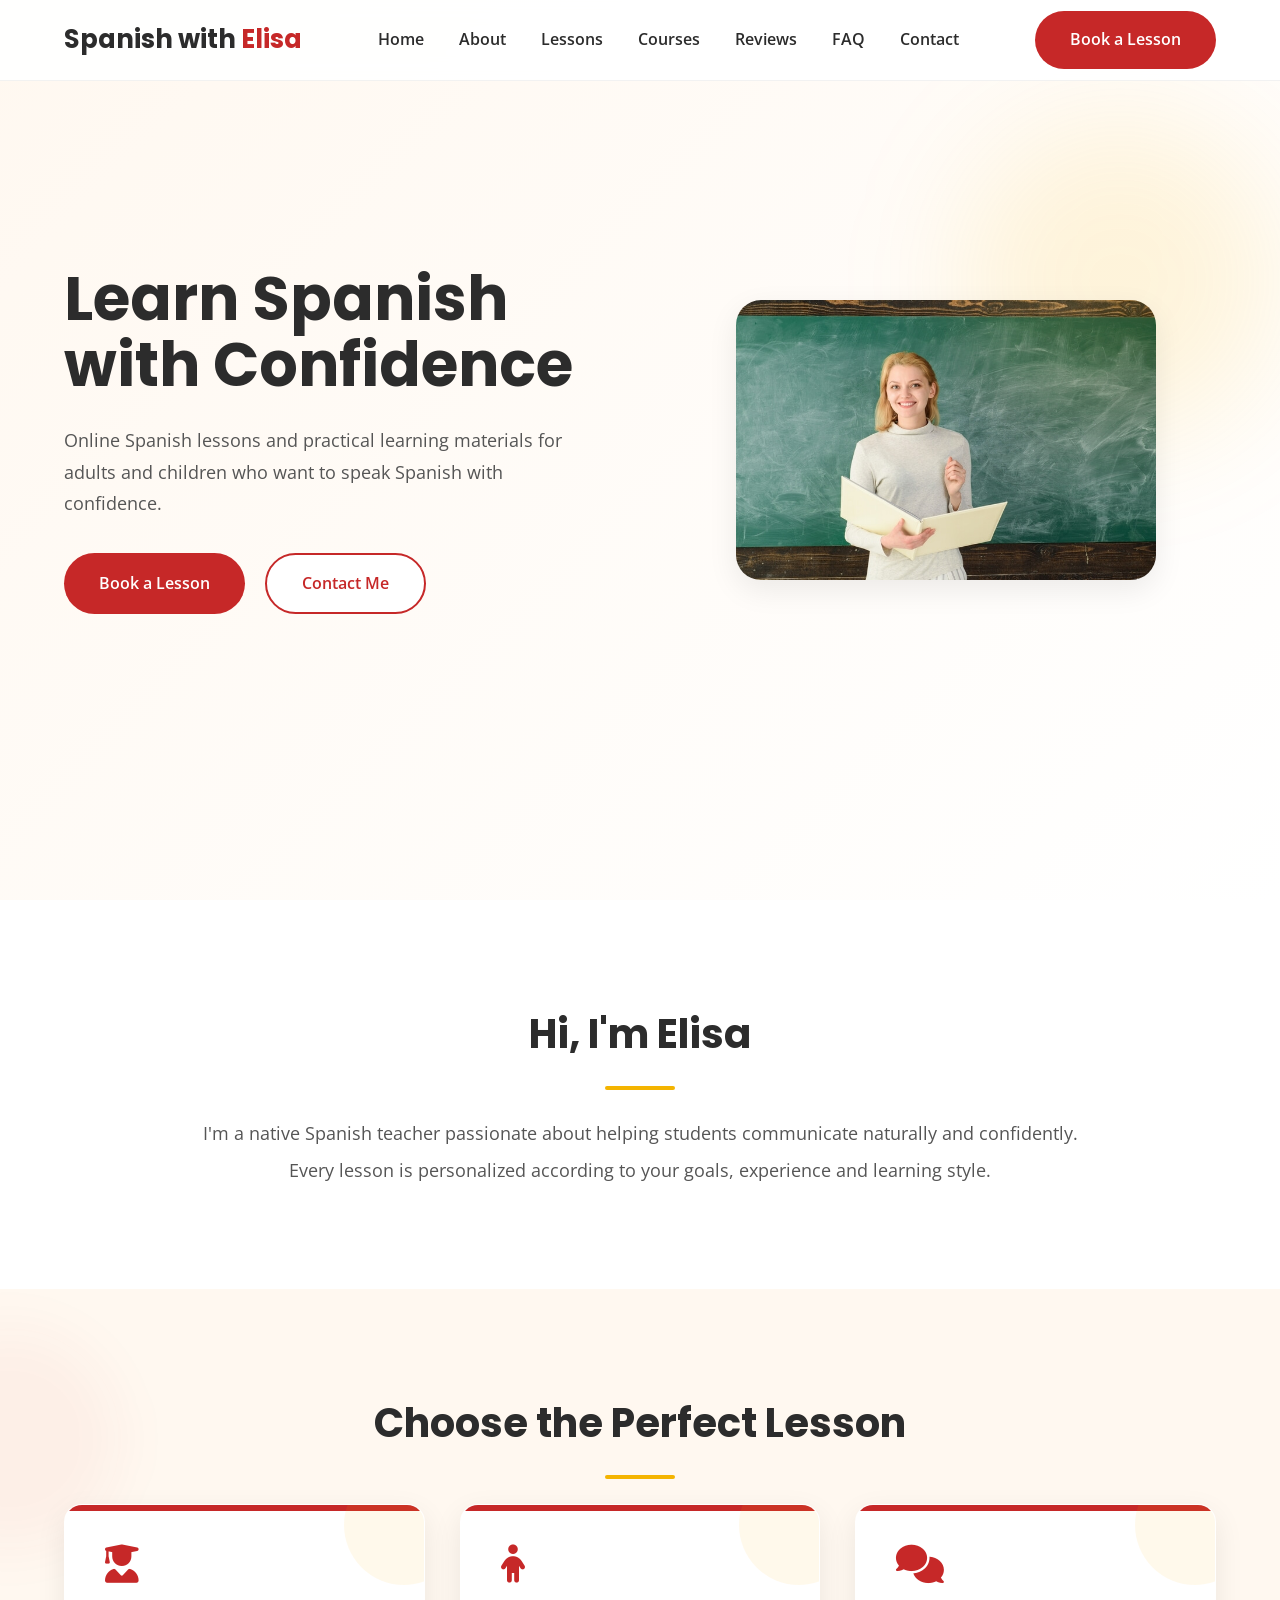
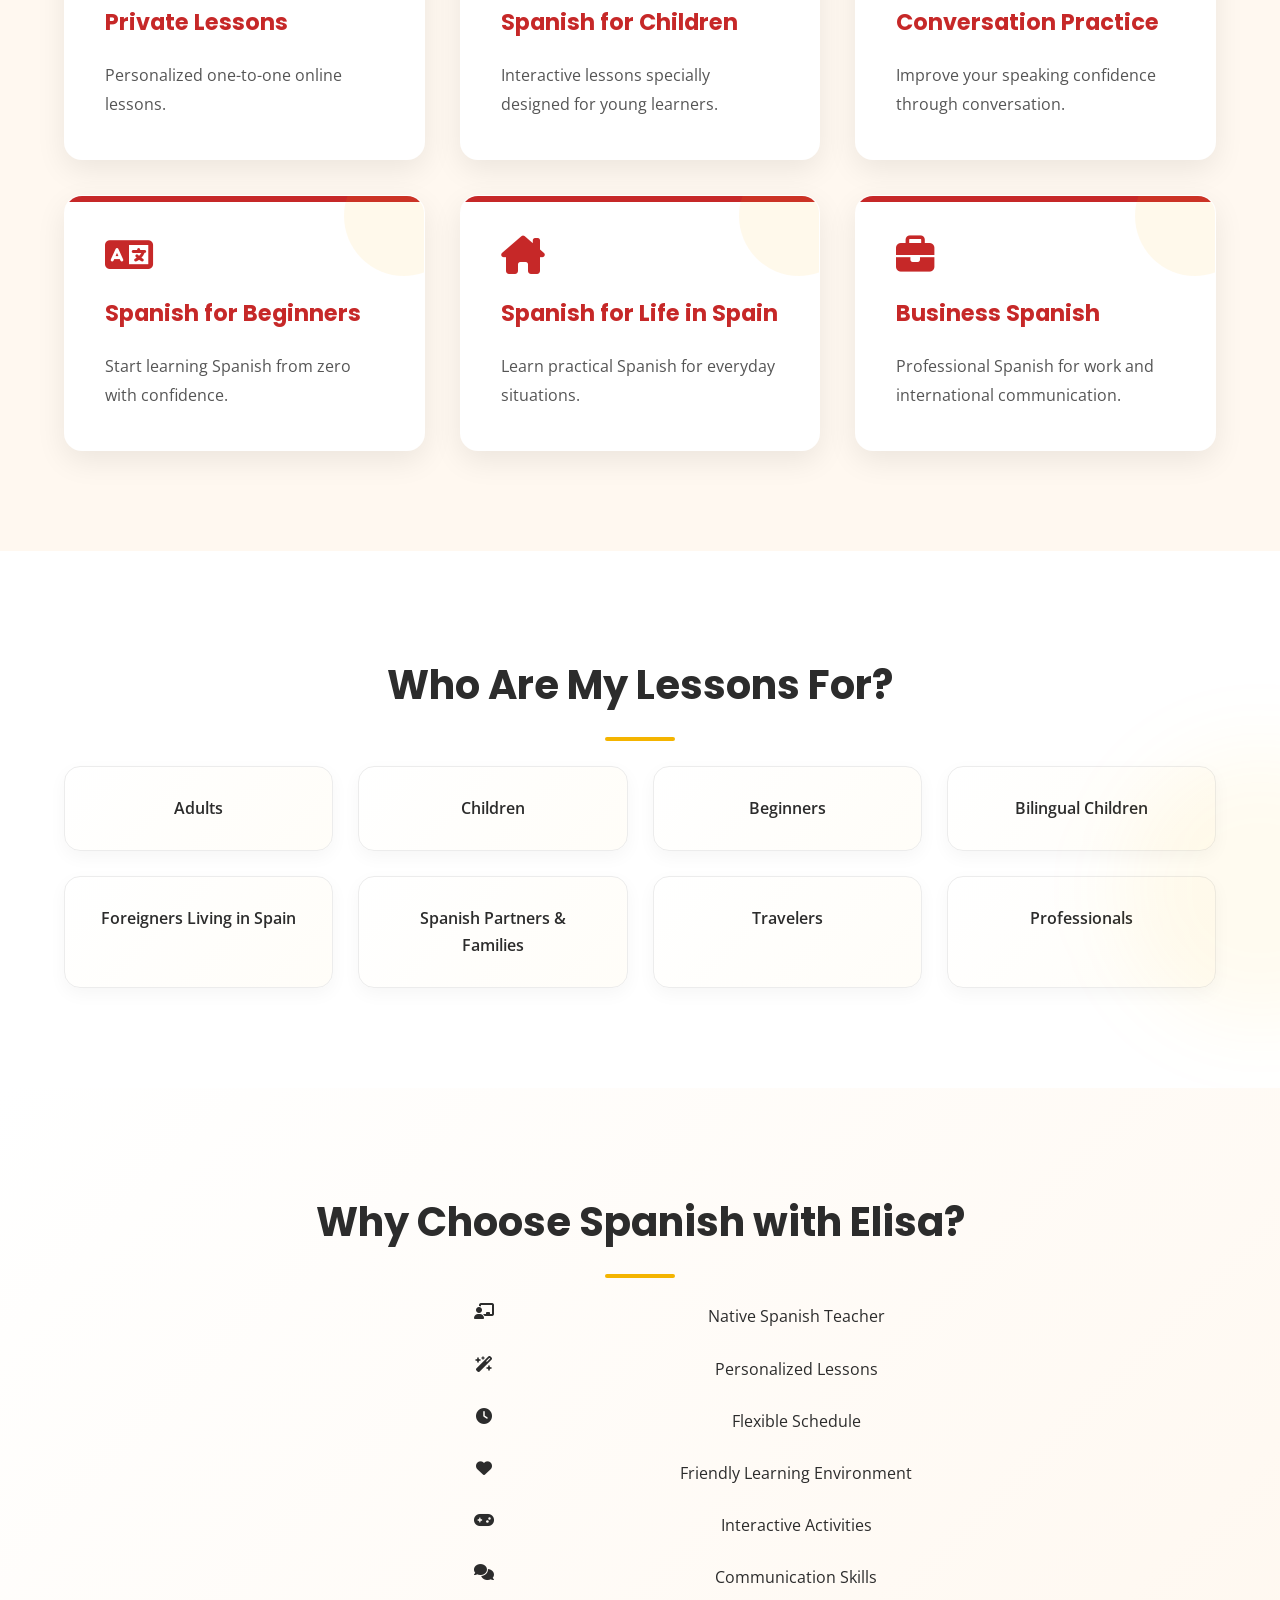
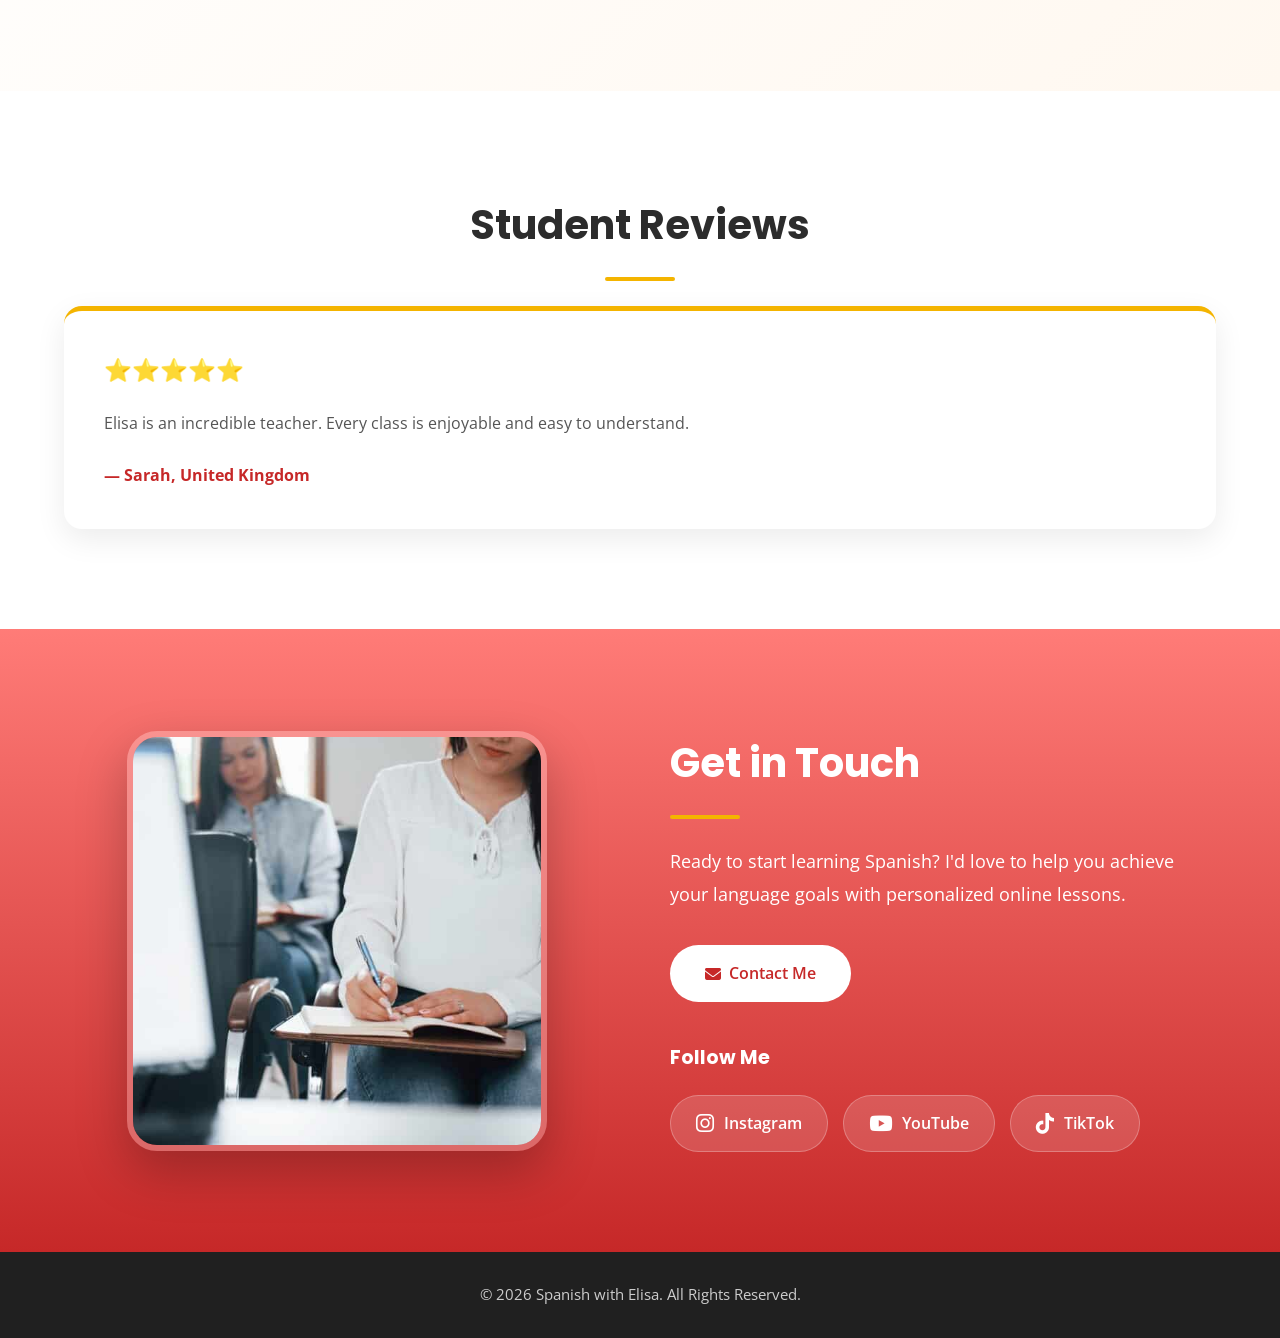
<file: index.html>
<!DOCTYPE html>
<html lang="en">
<head>

    <meta charset="UTF-8">
    <meta name="viewport" content="width=device-width, initial-scale=1.0">

    <!-- Title -->
    <title>Spanish with Elisa | Learn Spanish with Confidence</title>

    <link rel="shortcut icon" href="images/favicon.png" type="image/x-icon">

    <!-- Description -->
    <meta name="description" content="Online Spanish lessons for adults, children and beginners. Learn Spanish with confidence through personalized classes with Elisa.">

    <!-- Personal Style -->
    <link rel="stylesheet" href="css/style.css">

    <!-- Google Fonts -->
    <link rel="preconnect" href="https://fonts.googleapis.com">
    <link rel="preconnect" href="https://fonts.gstatic.com" crossorigin>
    
    <link href="https://fonts.googleapis.com/css2?family=Poppins:wght@300;400;500;600;700&family=Open+Sans:wght@400;500;600&display=swap" rel="stylesheet">

    <!-- Font Awesome Icons -->
    <link rel="stylesheet" href="https://cdnjs.cloudflare.com/ajax/libs/font-awesome/6.5.1/css/all.min.css">


    <!-- SEO CONFIGURATION -->
     <meta name="keywords"
        content="
        Spanish lessons online,
        learn Spanish,
        Spanish teacher,
        Spanish classes,
        Spanish for beginners,
        Spanish for children,
        Spanish conversation classes,
        Spanish teacher online
        ">

        <meta name="author" content="Spanish with Elisa">



        <!-- Google verification -->
        <!-- <meta name="google-site-verification" content="YOUR_CODE_HERE"> -->



        <!-- Open Graph -->
        <meta property="og:title"
        content="Spanish with Elisa | Learn Spanish Online">


        <meta property="og:description"
        content="Personalized Spanish lessons for adults and children. Learn Spanish with confidence.">


        <meta property="og:type"
        content="website">

        <meta property="og:image"
        content="https://aciel1234.github.io/SpanishWithElisa/images/elisa.jpeg">


        <meta property="og:url"
        content="https://aciel1234.github.io/SpanishWithElisa/">


        <!-- Twitter Card -->
        <meta name="twitter:card" content="summary_large_image">


        <meta name="twitter:title"
        content="Spanish with Elisa">


        <meta name="twitter:description"
        content="Online Spanish lessons adapted to your level and goals.">


        <meta name="twitter:image"
        content="https://yourdomain.com/images/elisa-profile.jpg">



        <link rel="canonical"
        href="https://yourdomain.com/">


</head>

<body>

<!-- ========================================= -->
<!-- HEADER -->
<!-- ========================================= -->

<header>

    <div class="container">

        <a href="index.html" class="logo">
            Spanish with <span>Elisa</span>
        </a>

        <nav>

            <ul>

                <li><a href="#home">Home</a></li>

                <li><a href="about.html">About</a></li>

                <li><a href="lessons.html">Lessons</a></li>

                <li><a href="courses.html">Courses</a></li>

                <li><a href="review.html">Reviews</a></li>

                <li><a href="faq.html">FAQ</a></li>

                <li><a href="contact.html">Contact</a></li>


            </ul>

        </nav>

        <a href="contact.html" class="btn btn-primary">
            Book a Lesson
        </a>

        <div class="menu-toggle">
            ☰
        </div>
    </div>

</header>

<!-- ========================================= -->
<!-- HERO -->
<!-- ========================================= -->

<section class="hero" id="home">

    <div class="container hero-content">

        <div class="hero-text">

            <h1>
                Learn Spanish with Confidence
            </h1>

            <p>

                Online Spanish lessons and practical learning materials for adults and children who want to speak Spanish with confidence.

            </p>

            <div class="hero-buttons">

                <a href="contact.html" class="btn btn-primary">

                    Book a Lesson

                </a>

                <a href="#contact" class="btn btn-secondary">

                    Contact Me

                </a>

            </div>

        </div>

        <div class="hero-image">

            <img src="images/elisa.jpeg"
                alt="Spanish Teacher Elisa">

        </div>

    </div>

</section>

<!-- ========================================= -->
<!-- ABOUT -->
<!-- ========================================= -->

<section id="about" class="about">

    <div class="container">

        <h2>Hi, I'm Elisa</h2>

        <p>

            I'm a native Spanish teacher passionate about helping students communicate naturally and confidently.

            Every lesson is personalized according to your goals, experience and learning style.

        </p>

    </div>

</section>

<!-- ========================================= -->
<!-- LESSON TYPES -->
<!-- ========================================= -->

<section id="lessons" class="lessons">

    <div class="container">

        <h2>Choose the Perfect Lesson</h2>

        <div class="cards">

            <article class="card">

              <i class="fa-solid fa-user-graduate"></i>

              <h3>
              Private Lessons
              </h3>

              <p>
              Personalized one-to-one online lessons.
              </p>

            </article>

            <article class="card">

                <i class="fa-solid fa-child"></i>

                <h3>Spanish for Children</h3>

                <p>
                    Interactive lessons specially designed for young learners.
                </p>

            </article>

            <article class="card">

                <i class="fa-solid fa-comments"></i>

                <h3>Conversation Practice</h3>

                <p>
                    Improve your speaking confidence through conversation.
                </p>

            </article>

            <article class="card">

                <i class="fa-solid fa-language"></i>

                <h3>Spanish for Beginners</h3>

                <p>
                    Start learning Spanish from zero with confidence.
                </p>

            </article>

            <article class="card">

                <i class="fa-solid fa-house-chimney"></i>

                <h3>Spanish for Life in Spain</h3>

                <p>
                    Learn practical Spanish for everyday situations.
                </p>

            </article>

            <article class="card">

                <i class="fa-solid fa-briefcase"></i>

                <h3>Business Spanish</h3>

                <p>
                    Professional Spanish for work and international communication.
                </p>

            </article>

        </div>

    </div>

</section>

<!-- ========================================= -->
<!-- STUDENTS -->
<!-- ========================================= -->

<section class="students">

    <div class="container">

        <h2>Who Are My Lessons For?</h2>

        <div class="students-grid">

            <div>Adults</div>

            <div>Children</div>

            <div>Beginners</div>

            <div>Bilingual Children</div>

            <div>Foreigners Living in Spain</div>

            <div>Spanish Partners & Families</div>

            <div>Travelers</div>

            <div>Professionals</div>

        </div>

    </div>

</section>

<!-- ========================================= -->
<!-- WHY CHOOSE ME -->
<!-- ========================================= -->

<section class="why">

    <div class="container">

        <h2>Why Choose Spanish with Elisa?</h2>

        <ul>

            <i class="fa-solid fa-chalkboard-user"></i>
            Native Spanish Teacher


            <i class="fa-solid fa-wand-magic-sparkles"></i>
            Personalized Lessons


            <i class="fa-solid fa-clock"></i>
            Flexible Schedule


            <i class="fa-solid fa-heart"></i>
            Friendly Learning Environment


            <i class="fa-solid fa-gamepad"></i>
            Interactive Activities


            <i class="fa-solid fa-comments"></i>
            Communication Skills

        </ul>

    </div>

</section>

<!-- ========================================= -->
<!-- TESTIMONIALS -->
<!-- ========================================= -->

<section id="reviews" class="reviews">

    <div class="container">

        <h2>Student Reviews</h2>

        <div class="reviews-grid">

            <article class="review">

                <p>

                    ⭐⭐⭐⭐⭐

                </p>

                <p>

                    Elisa is an incredible teacher. Every class is enjoyable and easy to understand.

                </p>

                <strong>— Sarah, United Kingdom</strong>

            </article>

            <article class="review">

                <p>

                    ⭐⭐⭐⭐⭐

                </p>

                <p>

                    My children love learning Spanish with Elisa.

                </p>

                <strong>— Olga, Latvia</strong>

            </article>

            <article class="review">

                <p>

                    ⭐⭐⭐⭐⭐

                </p>

                <p>

                    I finally feel confident speaking Spanish.

                </p>

                <strong>— James, USA</strong>

            </article>

        </div>

    </div>

</section>


<!-- ========================================= -->
<!-- CONTACT -->
<!-- ========================================= -->

<section id="contact" class="contact">

    <div class="container contact-content">


        <!-- Contact Image -->

        <div class="contact-image">

            <img src="images/startlearning.jpg"
                 alt="Elisa teaching Spanish online">

        </div>



        <!-- Contact Information -->

        <div class="contact-info">

            <h2>
                Get in Touch
            </h2>


            <p>
                Ready to start learning Spanish?

                I'd love to help you achieve your language goals
                with personalized online lessons.
            </p>



            <a href="contact.html" class="btn btn-primary">

              <i class="fa-solid fa-envelope"></i>
              &nbsp;
                Contact Me

            </a>



            <!-- Social Media Links -->

            <div class="contact-social">

                <h3>
                    Follow Me
                </h3>


                <div class="social-icons">


                  <a href="#" target="_blank">

                    <i class="fa-brands fa-instagram"></i>

                    <span>Instagram</span>

                  </a>



                  <a href="#" target="_blank">

                    <i class="fa-brands fa-youtube"></i>

                    <span>YouTube</span>

                  </a>



                  <a href="#" target="_blank">

                    <i class="fa-brands fa-tiktok"></i>

                    <span>TikTok</span>

                  </a>


                </div>

            </div>


        </div>


    </div>

</section>

<!-- ========================================= -->
<!-- FOOTER -->
<!-- ========================================= -->

<footer>

    <div class="container">

        <p>

            © 2026 Spanish with Elisa.
            All Rights Reserved.

        </p>

    </div>

</footer>

<script src="js/main.js"></script>

</body>
</html>
</file>
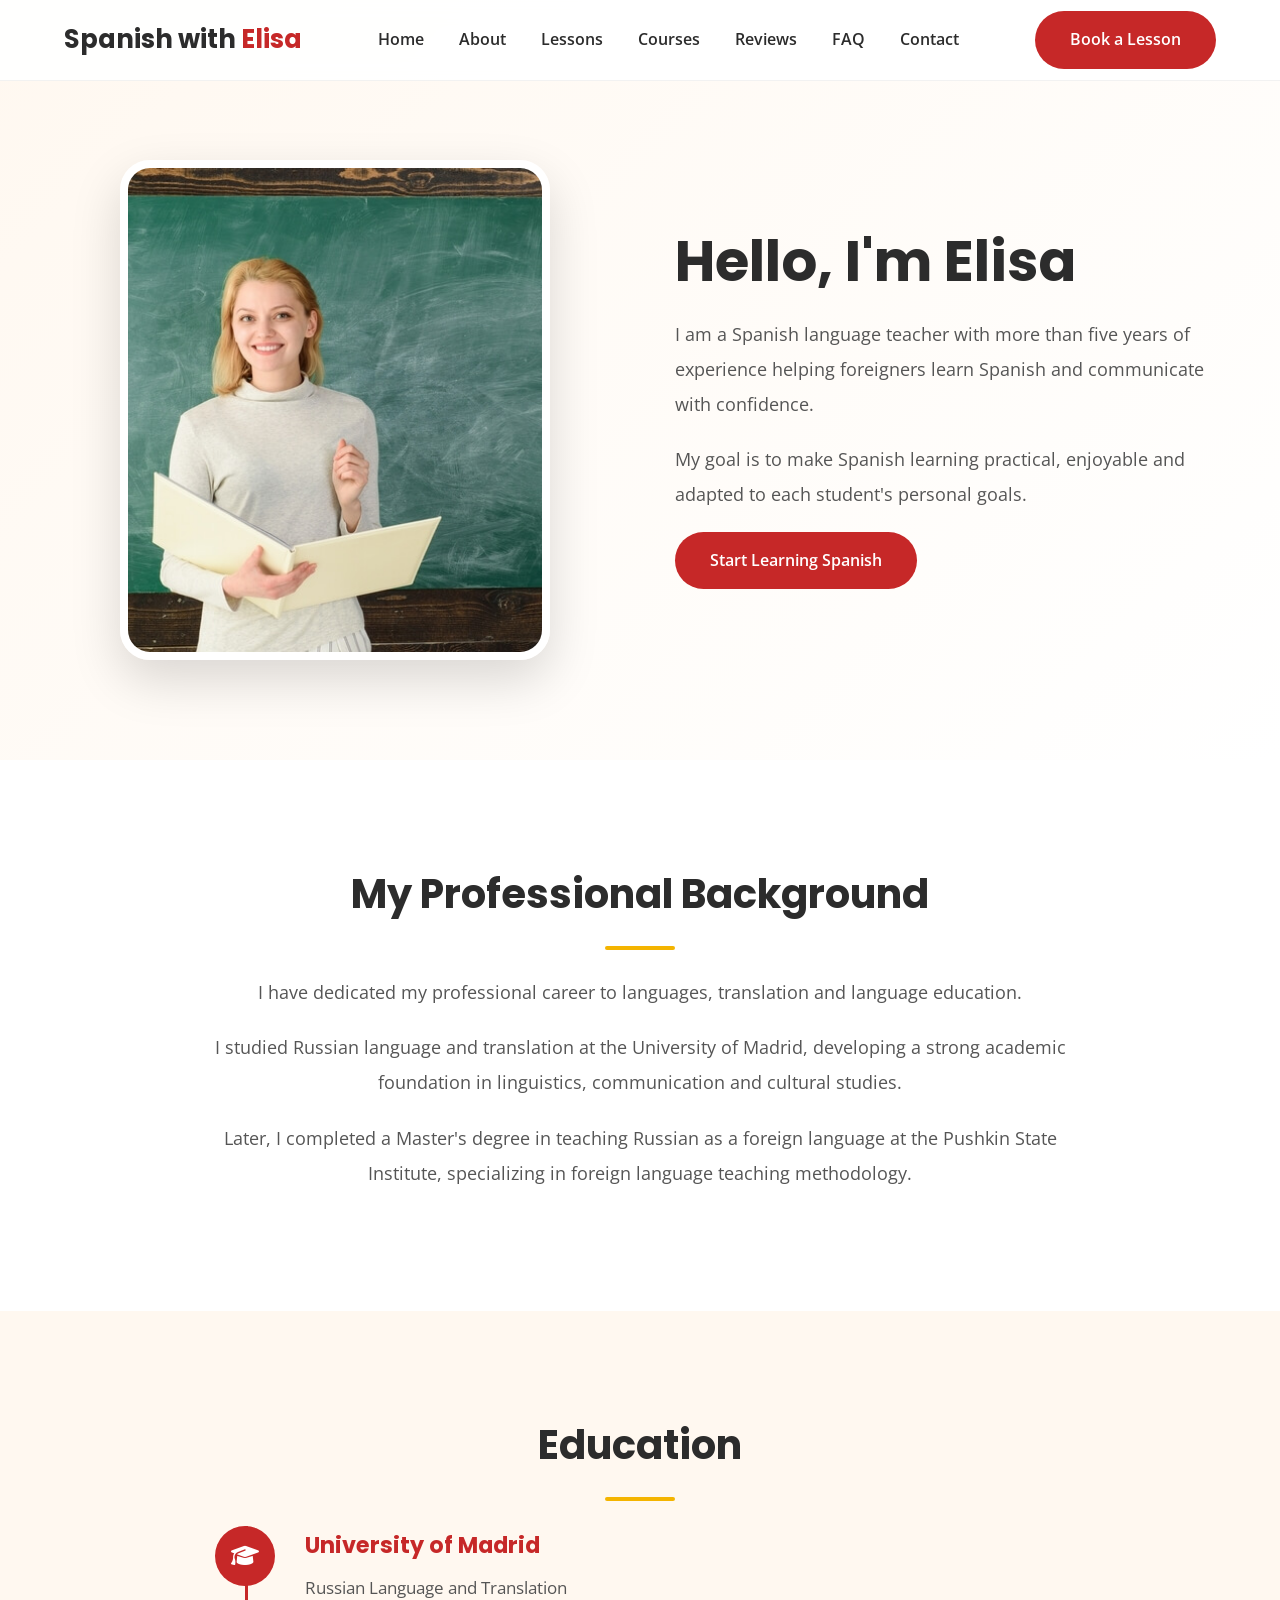
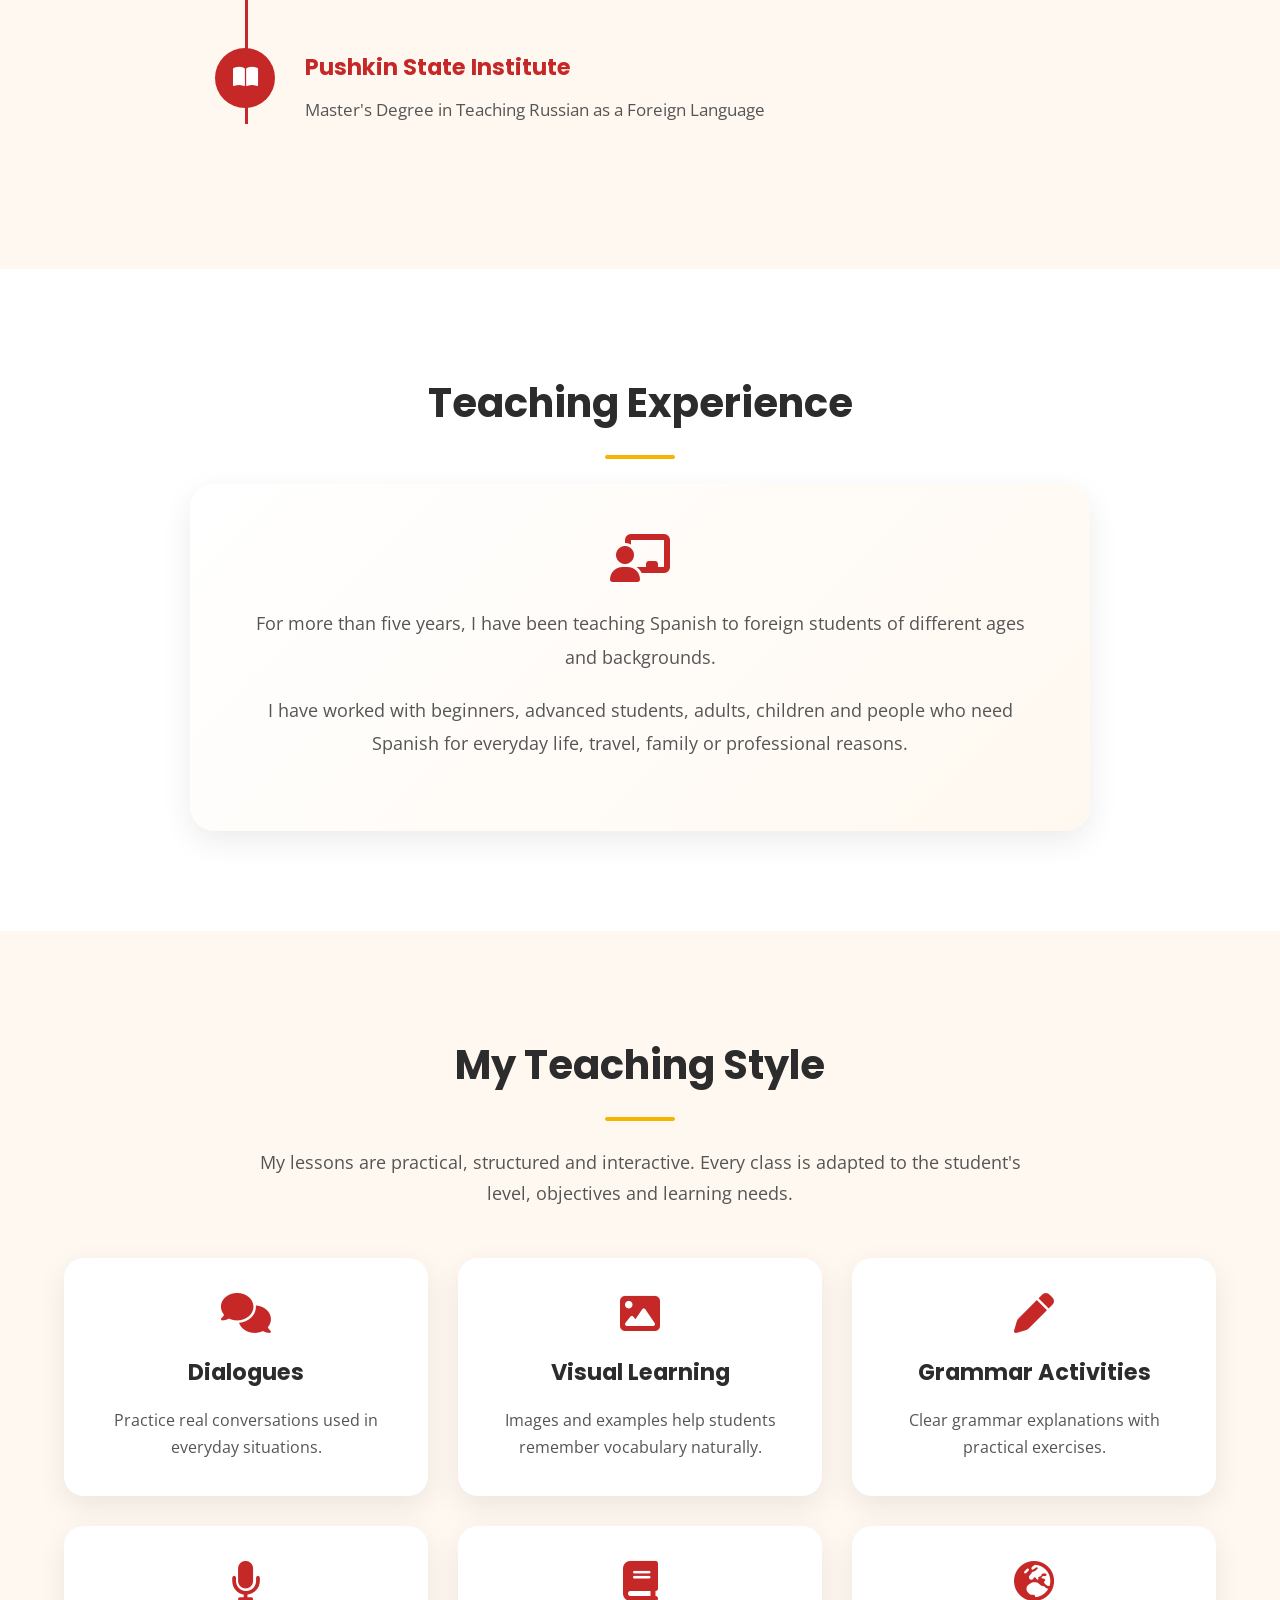
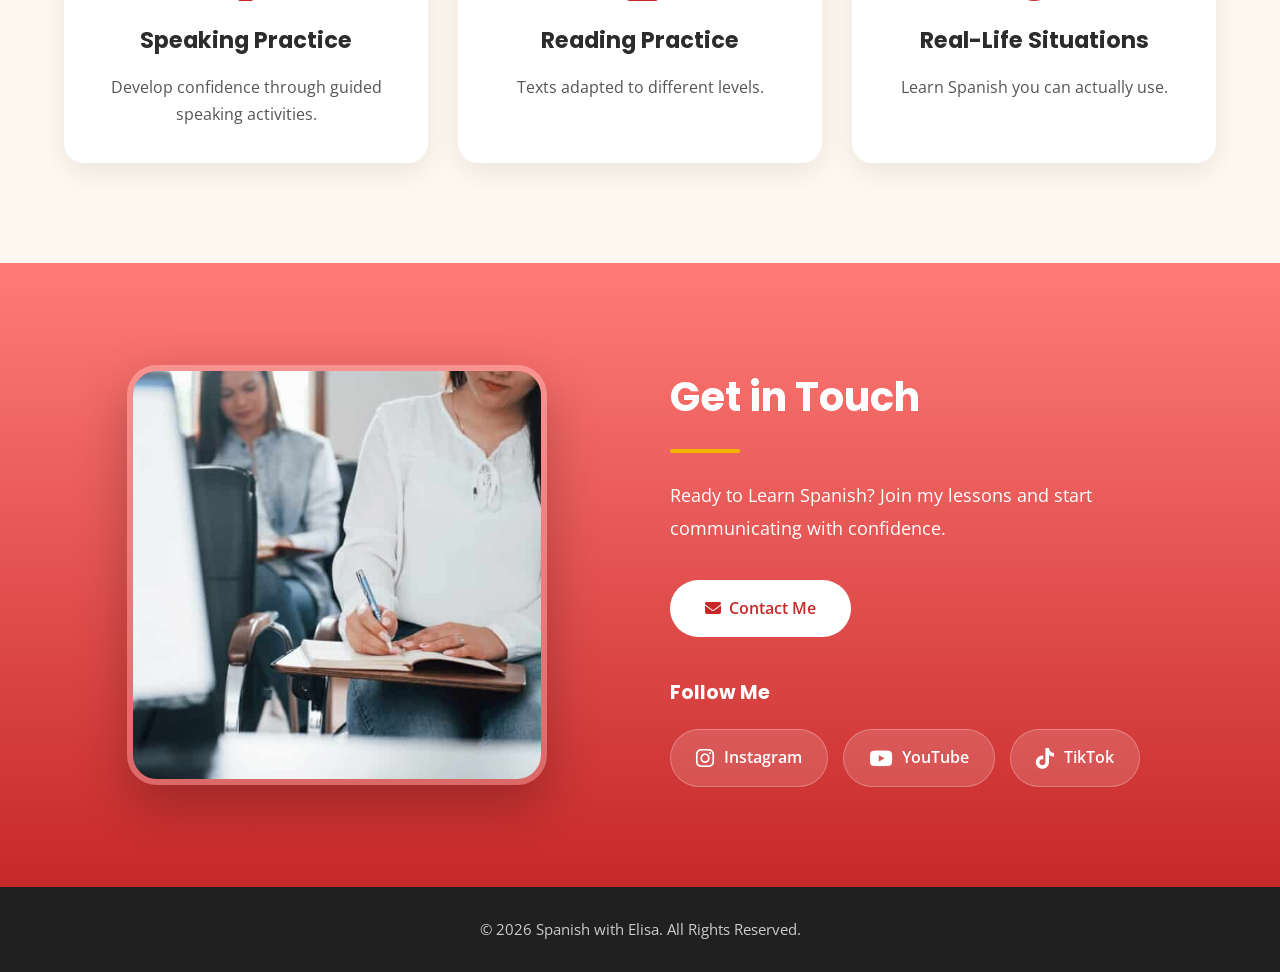
<file: about.html>
<!doctype html>
<html lang="en">
  <head>
    <meta charset="UTF-8" />

    <meta name="viewport" content="width=device-width, initial-scale=1.0" />

    <title>About Elisa | Spanish with Elisa</title>

    <meta
      name="description"
      content="Learn more about Elisa, a Spanish teacher with more than five years of experience teaching Spanish to foreigners."
    />

    <link rel="shortcut icon" href="images/favicon.png" type="image/x-icon">

    <!-- Google Fonts -->

    <link
      href="https://fonts.googleapis.com/css2?family=Poppins:wght@300;400;500;600;700&family=Open+Sans:wght@400;500;600&display=swap"
      rel="stylesheet"
    />

    <!-- Font Awesome -->

    <link
      rel="stylesheet"
      href="https://cdnjs.cloudflare.com/ajax/libs/font-awesome/6.5.1/css/all.min.css"
    />

    <!-- Main CSS -->

    <link rel="stylesheet" href="css/style.css" />
  </head>

  <body>
    <!-- ================================
 HEADER
================================ -->

    <header>

    <div class="container">

        <a href="index.html" class="logo">
            Spanish with <span>Elisa</span>
        </a>

        <nav>

            <ul>

                <li><a href="index.html">Home</a></li>

                <li><a href="about.html">About</a></li>

                <li><a href="lessons.html">Lessons</a></li>

                <li><a href="courses.html">Courses</a></li>

                <li><a href="review.html">Reviews</a></li>

                <li><a href="faq.html">FAQ</a></li>

                <li><a href="contact.html">Contact</a></li>

            </ul>

        </nav>

        <a href="contact.html" class="btn btn-primary">
            Book a Lesson
        </a>

        <div class="menu-toggle">
            ☰
        </div>
    </div>

</header>

    <!-- ================================
 ABOUT HERO
================================ -->

    <section class="about-hero">
      <div class="container about-hero-content">
        <div class="about-photo">
          <img src="images/elisa.jpeg" alt="Elisa Spanish Teacher" />
        </div>

        <div class="about-intro">
          <h1>Hello, I'm Elisa</h1>

          <p>
            I am a Spanish language teacher with more than five years of
            experience helping foreigners learn Spanish and communicate with
            confidence.
          </p>

          <p>
            My goal is to make Spanish learning practical, enjoyable and adapted
            to each student's personal goals.
          </p>

          <a href="contact.html" class="btn btn-primary">
            Start Learning Spanish
          </a>
        </div>
      </div>
    </section>

    <!-- ================================
 PROFESSIONAL BACKGROUND
================================ -->

    <section class="background">
      <div class="container">
        <h2>My Professional Background</h2>

        <div class="background-content">
          <p>
            I have dedicated my professional career to languages, translation
            and language education.
          </p>

          <p>
            I studied Russian language and translation at the University of
            Madrid, developing a strong academic foundation in linguistics,
            communication and cultural studies.
          </p>

          <p>
            Later, I completed a Master's degree in teaching Russian as a
            foreign language at the Pushkin State Institute, specializing in
            foreign language teaching methodology.
          </p>
        </div>
      </div>
    </section>

    <!-- ================================
 EDUCATION TIMELINE
================================ -->

    <section class="education">
      <div class="container">
        <h2>Education</h2>

        <div class="timeline">
          <div class="timeline-item">
            <i class="fa-solid fa-graduation-cap"></i>

            <div>
              <h3>University of Madrid</h3>

              <p>Russian Language and Translation</p>
            </div>
          </div>

          <div class="timeline-item">
            <i class="fa-solid fa-book-open"></i>

            <div>
              <h3>Pushkin State Institute</h3>

              <p>Master's Degree in Teaching Russian as a Foreign Language</p>
            </div>
          </div>
        </div>
      </div>
    </section>

    <!-- ================================
 EXPERIENCE
================================ -->

    <section class="experience">
      <div class="container">
        <h2>Teaching Experience</h2>

        <div class="experience-box">
          <i class="fa-solid fa-chalkboard-user"></i>

          <p>
            For more than five years, I have been teaching Spanish to foreign
            students of different ages and backgrounds.
          </p>

          <p>
            I have worked with beginners, advanced students, adults, children
            and people who need Spanish for everyday life, travel, family or
            professional reasons.
          </p>
        </div>
      </div>
    </section>

    <!-- ================================
 TEACHING STYLE
================================ -->

    <section class="methodology">
      <div class="container">
        <h2>My Teaching Style</h2>

        <p class="section-description">
          My lessons are practical, structured and interactive. Every class is
          adapted to the student's level, objectives and learning needs.
        </p>

        <div class="method-grid">
          <div class="method-card">
            <i class="fa-solid fa-comments"></i>

            <h3>Dialogues</h3>

            <p>Practice real conversations used in everyday situations.</p>
          </div>

          <div class="method-card">
            <i class="fa-solid fa-image"></i>

            <h3>Visual Learning</h3>

            <p>
              Images and examples help students remember vocabulary naturally.
            </p>
          </div>

          <div class="method-card">
            <i class="fa-solid fa-pen"></i>

            <h3>Grammar Activities</h3>

            <p>Clear grammar explanations with practical exercises.</p>
          </div>

          <div class="method-card">
            <i class="fa-solid fa-microphone"></i>

            <h3>Speaking Practice</h3>

            <p>Develop confidence through guided speaking activities.</p>
          </div>

          <div class="method-card">
            <i class="fa-solid fa-book"></i>

            <h3>Reading Practice</h3>

            <p>Texts adapted to different levels.</p>
          </div>

          <div class="method-card">
            <i class="fa-solid fa-earth-europe"></i>

            <h3>Real-Life Situations</h3>

            <p>Learn Spanish you can actually use.</p>
          </div>
        </div>
      </div>
    </section>

<!-- ========================================= -->
<!-- CONTACT -->
<!-- ========================================= -->

<section id="contact" class="contact">

    <div class="container contact-content">


        <!-- Contact Image -->

        <div class="contact-image">

            <img src="images/startlearning.jpg"
                 alt="Elisa teaching Spanish online">

        </div>



        <!-- Contact Information -->

        <div class="contact-info">

            <h2>
                Get in Touch
            </h2>


            <p>
                Ready to Learn Spanish?

                Join my lessons and start communicating with confidence.
            </p>



            <a href="contact.html" class="btn btn-primary">

              <i class="fa-solid fa-envelope"></i>
              &nbsp;
                Contact Me

            </a>



            <!-- Social Media Links -->

            <div class="contact-social">

                <h3>
                    Follow Me
                </h3>


                <div class="social-icons">


                  <a href="#" target="_blank">

                    <i class="fa-brands fa-instagram"></i>

                    <span>Instagram</span>

                  </a>



                  <a href="#" target="_blank">

                    <i class="fa-brands fa-youtube"></i>

                    <span>YouTube</span>

                  </a>



                  <a href="#" target="_blank">

                    <i class="fa-brands fa-tiktok"></i>

                    <span>TikTok</span>

                  </a>


                </div>

            </div>


        </div>


    </div>

</section>

<!-- ========================================= -->
<!-- FOOTER -->
<!-- ========================================= -->

<footer>

    <div class="container">

        <p>

            © 2026 Spanish with Elisa.
            All Rights Reserved.

        </p>

    </div>

</footer>

    <script src="js/main.js"></script>
  </body>
</html>
</file>
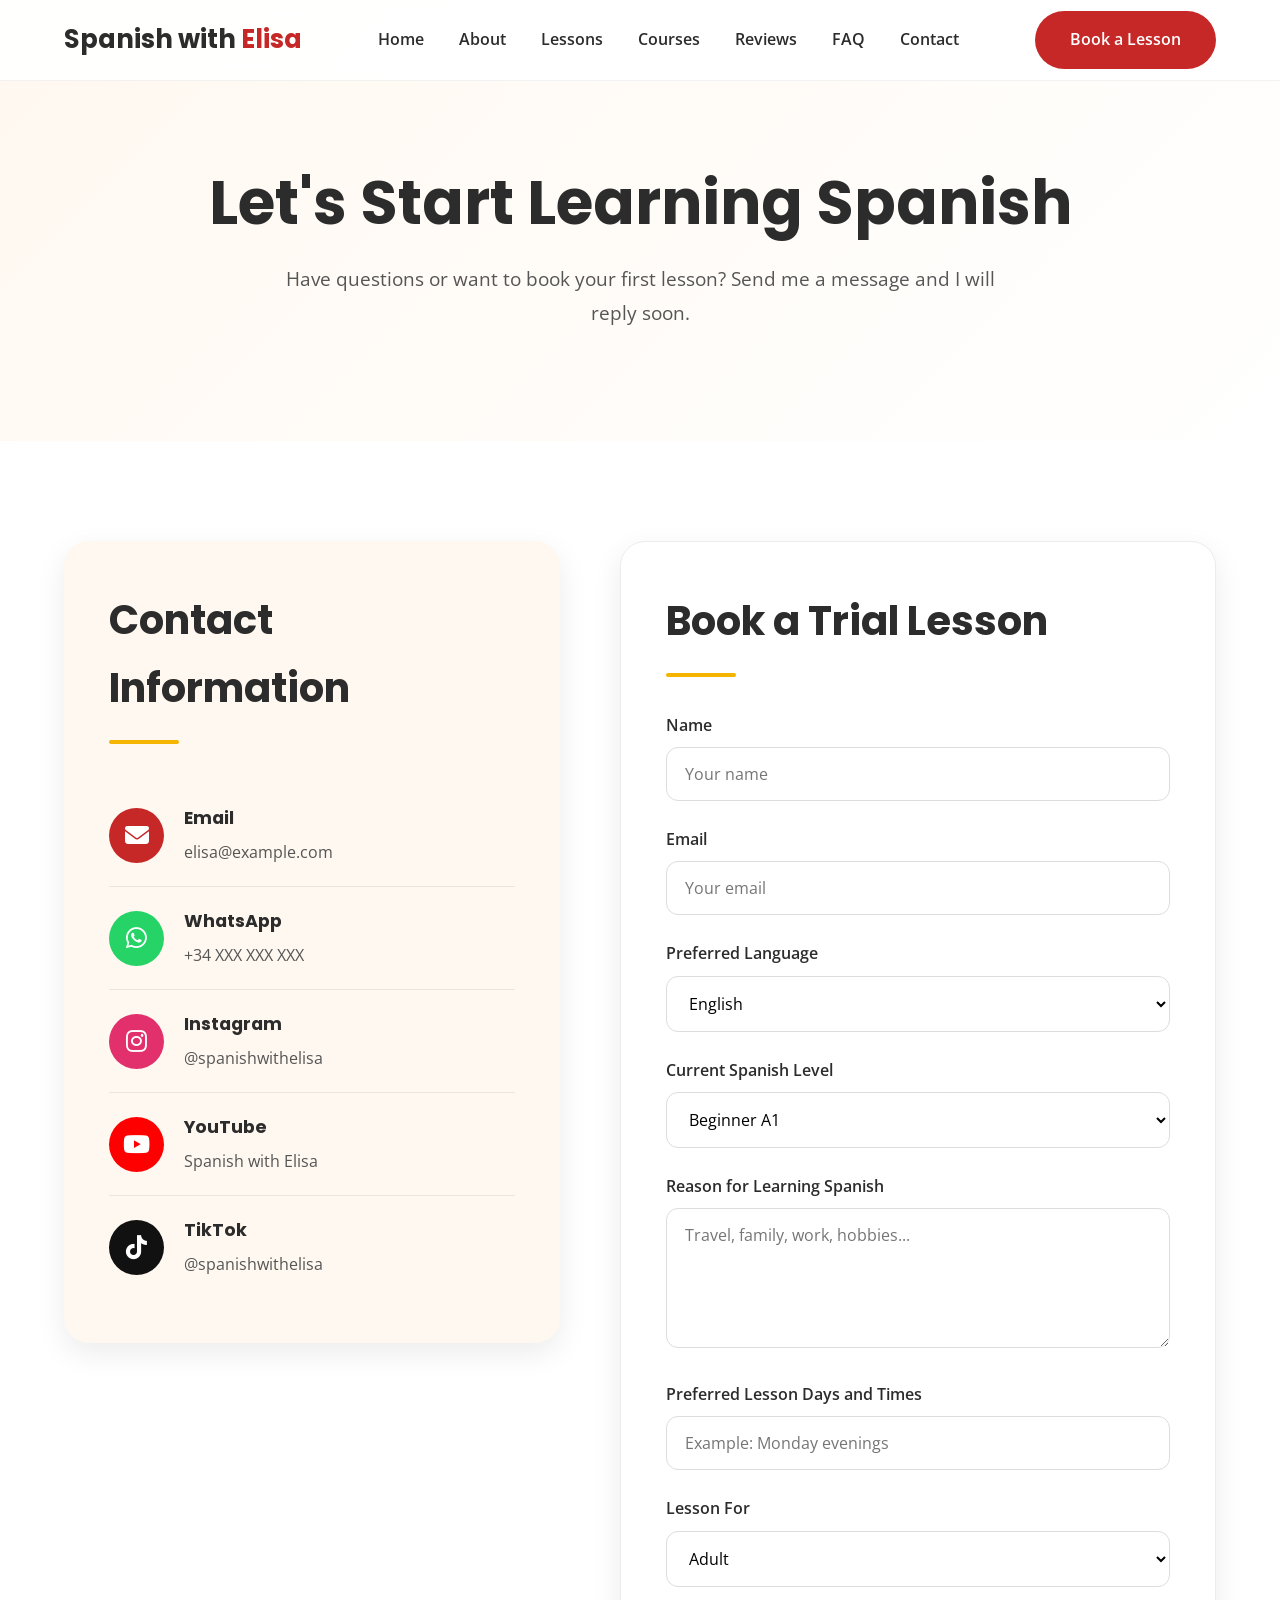
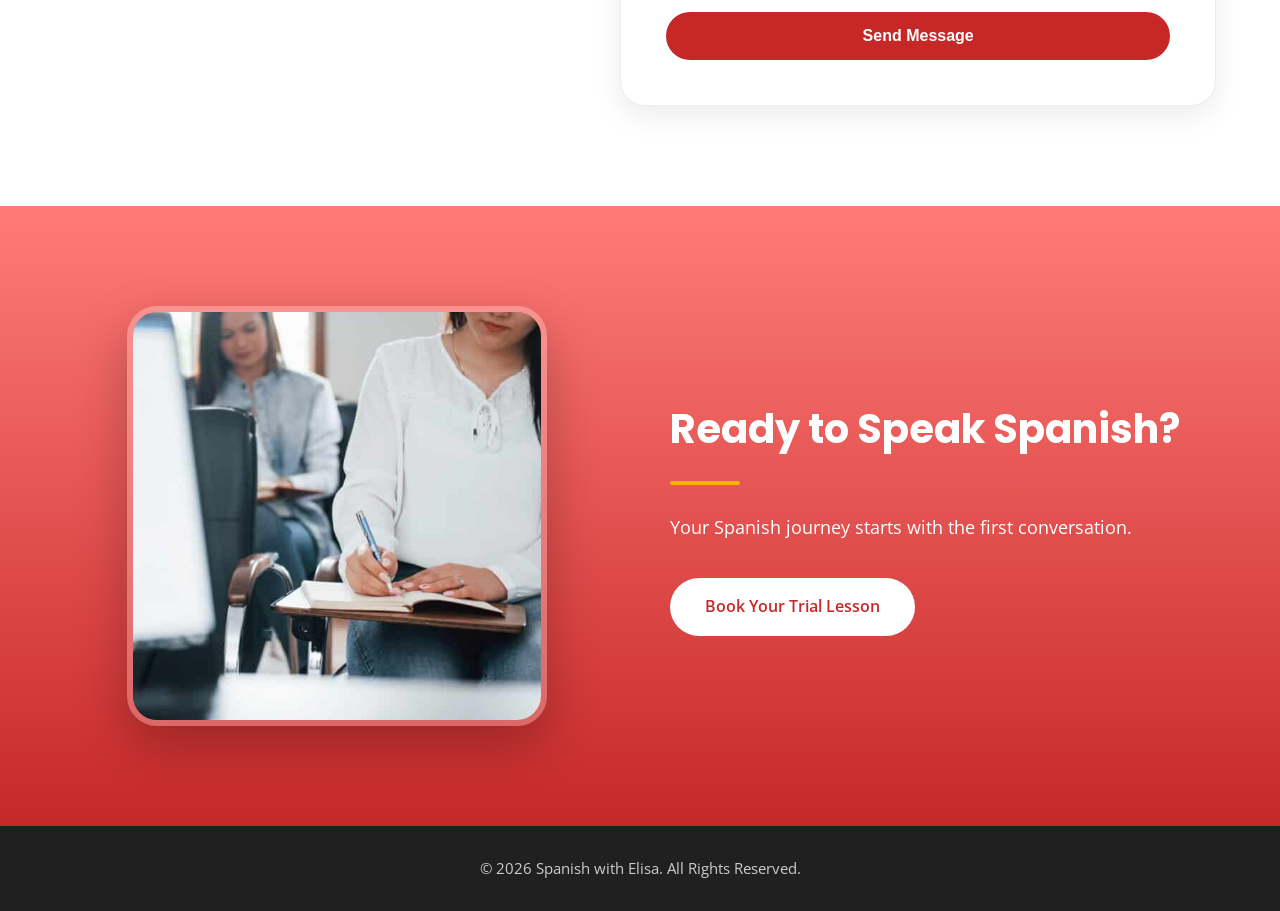
<file: contact.html>
<!doctype html>
<html lang="en">
  <head>
    <meta charset="UTF-8" />

    <meta name="viewport" content="width=device-width, initial-scale=1.0" />

    <title>Contact | Spanish with Elisa</title>

    <meta
      name="description"
      content="Contact Spanish with Elisa and book your Spanish lesson."
    />

    <link rel="shortcut icon" href="images/favicon.png" type="image/x-icon">

    <link
      href="https://fonts.googleapis.com/css2?family=Poppins:wght@300;400;500;600;700&family=Open+Sans:wght@400;500;600&display=swap"
      rel="stylesheet"
    />

    <link
      rel="stylesheet"
      href="https://cdnjs.cloudflare.com/ajax/libs/font-awesome/6.5.1/css/all.min.css"
    />

    <link rel="stylesheet" href="css/style.css" />
  </head>

  <body>
    <!-- ========================================= -->
    <!-- HEADER -->
    <!-- ========================================= -->

    <header>
      <div class="container">
        <a href="index.html" class="logo"> Spanish with <span>Elisa</span> </a>

        <nav>
          <ul>
            <li><a href="index.html">Home</a></li>

            <li><a href="about.html">About</a></li>

            <li><a href="lessons.html">Lessons</a></li>

            <li><a href="courses.html">Courses</a></li>

            <li><a href="review.html">Reviews</a></li>

            <li><a href="faq.html">FAQ</a></li>

            <li><a href="contact.html">Contact</a></li>
          </ul>
        </nav>

        <a href="contact.html" class="btn btn-primary"> Book a Lesson </a>

        <div class="menu-toggle">☰</div>
      </div>
    </header>

    <!-- CONTACT HERO -->

    <section class="contact-hero">
      <div class="container">
        <h1>Let's Start Learning Spanish</h1>

        <p>
          Have questions or want to book your first lesson? Send me a message
          and I will reply soon.
        </p>
      </div>
    </section>

    <!-- CONTACT AREA -->

    <section class="contact-page">
      <div class="container contact-layout">
        <!-- INFORMATION -->

        <div class="contact-details">
          <h2>Contact Information</h2>

          <div class="contact-item">
            <i class="fa-solid fa-envelope"></i>

            <div>
              <h3>Email</h3>

              <p>elisa@example.com</p>
            </div>
          </div>

          <div class="contact-item">
            <i class="fa-brands fa-whatsapp"></i>

            <div>
              <h3>WhatsApp</h3>

              <p>+34 XXX XXX XXX</p>
            </div>
          </div>

          <div class="contact-item">
            <i class="fa-brands fa-instagram"></i>

            <div>
              <h3>Instagram</h3>

              <a href="#"> @spanishwithelisa </a>
            </div>
          </div>

          <div class="contact-item">
            <i class="fa-brands fa-youtube"></i>

            <div>
              <h3>YouTube</h3>

              <a href="#"> Spanish with Elisa </a>
            </div>
          </div>

          <div class="contact-item">
            <i class="fa-brands fa-tiktok"></i>

            <div>
              <h3>TikTok</h3>

              <a href="#"> @spanishwithelisa </a>
            </div>
          </div>
        </div>

        <!-- FORM -->

        <div class="contact-form" id="contact-form">
          <h2>Book a Trial Lesson</h2>

          <form>
            <div class="form-group">
              <label> Name </label>

              <input type="text" placeholder="Your name" required />
            </div>

            <div class="form-group">
              <label> Email </label>

              <input type="email" placeholder="Your email" required />
            </div>

            <div class="form-group">
              <label> Preferred Language </label>

              <select>
                <option>English</option>

                <option>Russian</option>

                <option>Spanish</option>
              </select>
            </div>

            <div class="form-group">
              <label> Current Spanish Level </label>

              <select>
                <option>Beginner A1</option>

                <option>Elementary A2</option>

                <option>Intermediate B1</option>

                <option>Upper Intermediate B2</option>

                <option>Conversation Practice</option>

                <option>I don't know</option>
              </select>
            </div>

            <div class="form-group">
              <label> Reason for Learning Spanish </label>

              <textarea
                placeholder="Travel, family, work, hobbies..."
              ></textarea>
            </div>

            <div class="form-group">
              <label> Preferred Lesson Days and Times </label>

              <input type="text" placeholder="Example: Monday evenings" />
            </div>

            <div class="form-group">
              <label> Lesson For </label>

              <select>
                <option>Adult</option>

                <option>Child</option>

                <option>Bilingual Child</option>

                <option>Couple</option>
              </select>
            </div>

            <button class="btn btn-primary">Send Message</button>
          </form>
        </div>
      </div>
    </section>

    <!-- ========================================= -->
<!-- CONTACT -->
<!-- ========================================= -->

<section id="contact" class="contact">

    <div class="container contact-content">


        <div class="contact-image">

            <img src="images/startlearning.jpg"
                 alt="Elisa teaching Spanish online">

        </div>


        <!-- Contact Information -->

        <div class="contact-info">

            <h2>
                
                Ready to Speak Spanish?

            </h2>


            <p>
                Your Spanish journey starts with the first conversation.
            </p>



            <a href="#contact-form" class="btn btn-primary">

            Book Your Trial Lesson

            </a>




        </div>


    </div>

</section>

<!-- ========================================= -->
<!-- FOOTER -->
<!-- ========================================= -->

<footer>

    <div class="container">

        <p>

            © 2026 Spanish with Elisa.
            All Rights Reserved.

        </p>

    </div>

</footer>

    <script src="js/main.js"></script>
  </body>
</html>
</file>
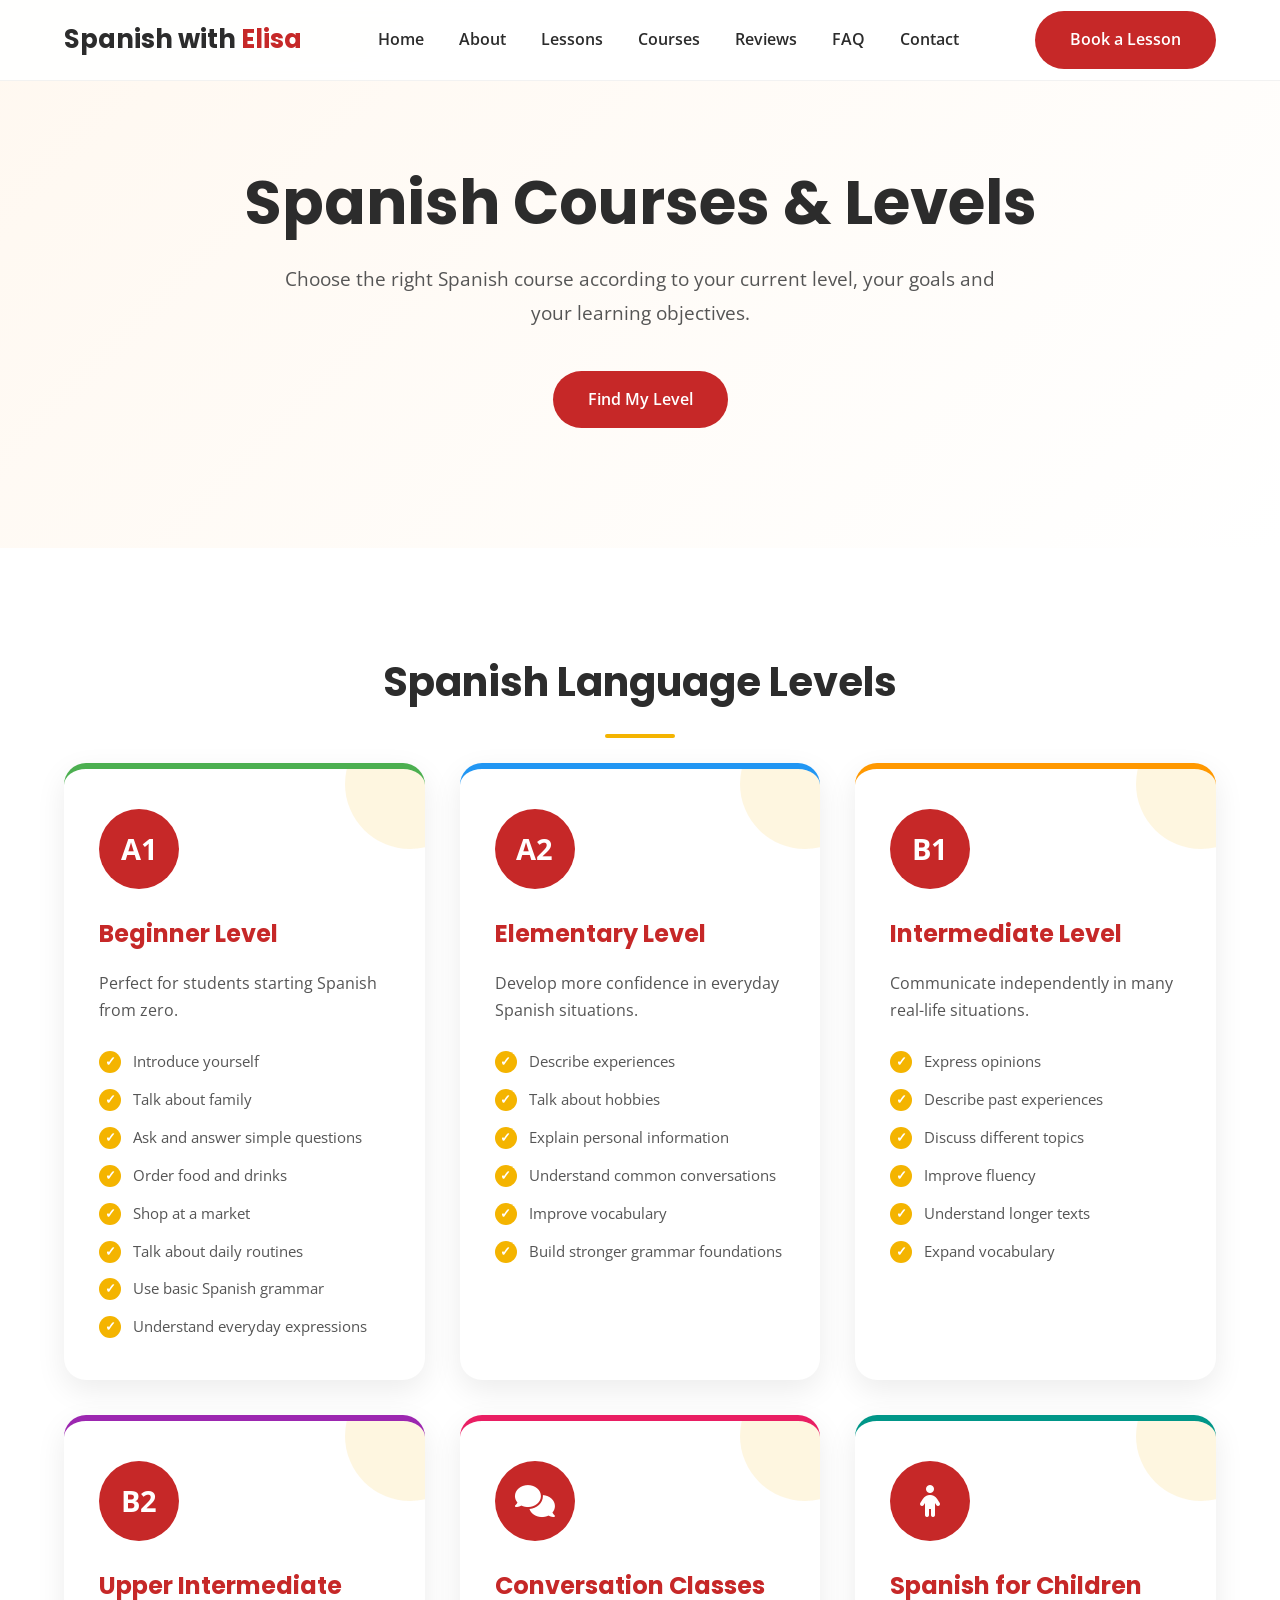
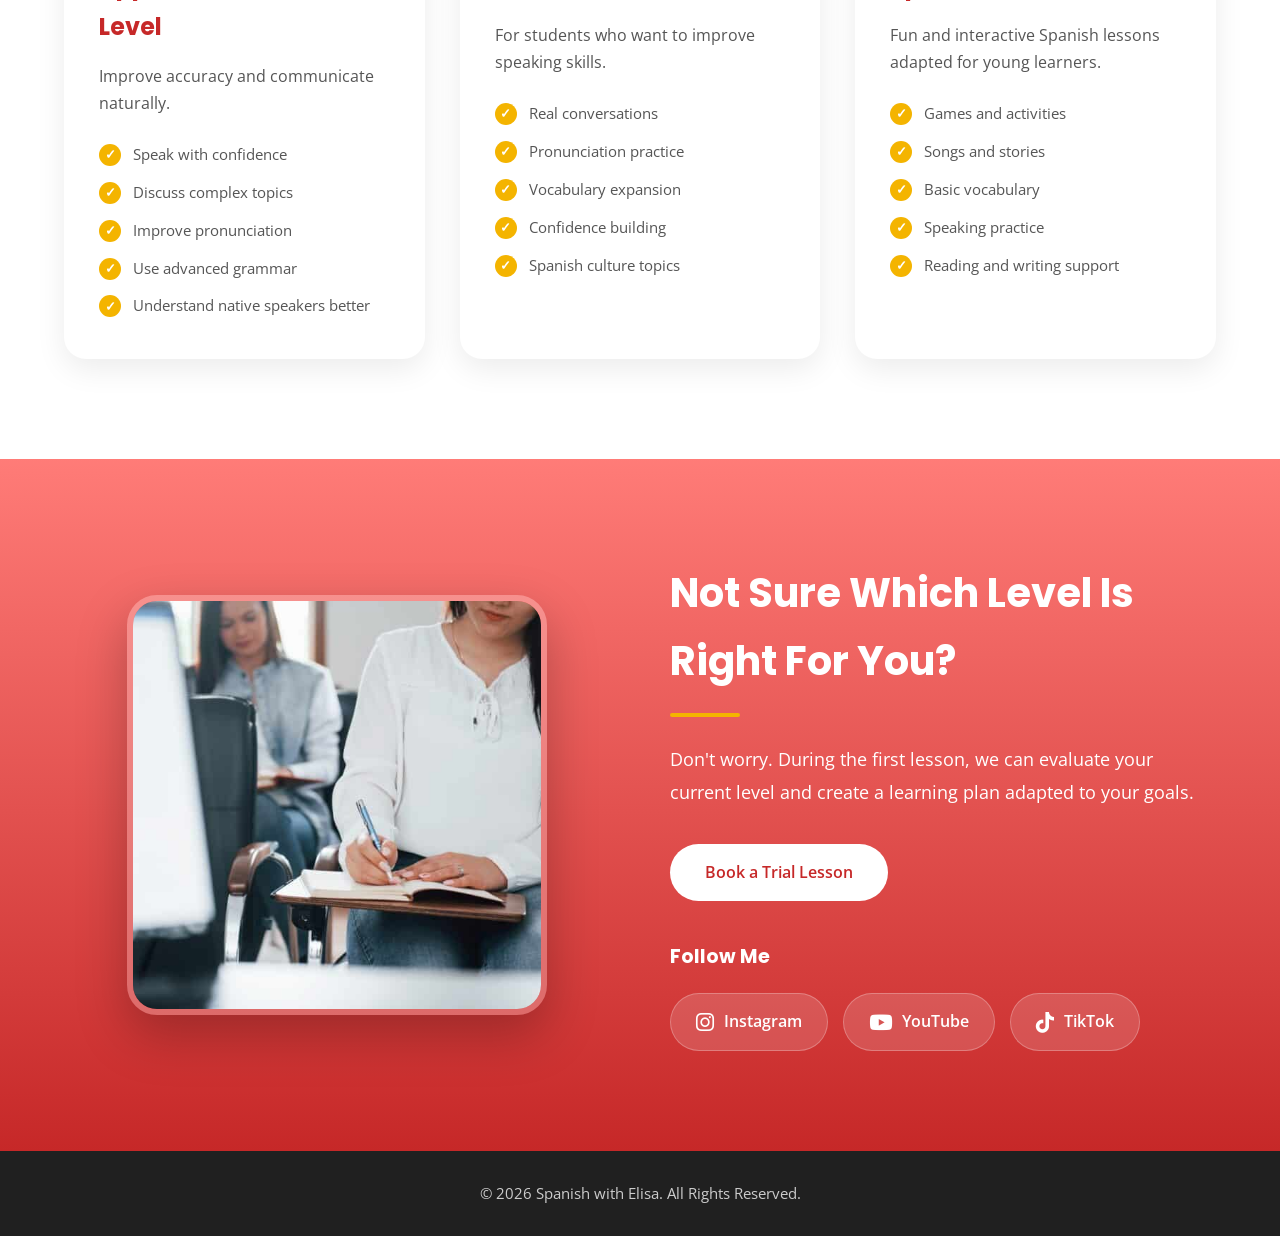
<file: courses.html>
<!doctype html>
<html lang="en">
  <head>
    <meta charset="UTF-8" />

    <meta name="viewport" content="width=device-width, initial-scale=1.0" />

    <title>Spanish Courses & Levels | Spanish with Elisa</title>

    <meta
      name="description"
      content="Discover Spanish courses from beginner A1 to advanced conversation classes with Spanish with Elisa."
    />

    <link rel="shortcut icon" href="images/favicon.png" type="image/x-icon">

    <link
      href="https://fonts.googleapis.com/css2?family=Poppins:wght@300;400;500;600;700&family=Open+Sans:wght@400;500;600&display=swap"
      rel="stylesheet"
    />

    <link
      rel="stylesheet"
      href="https://cdnjs.cloudflare.com/ajax/libs/font-awesome/6.5.1/css/all.min.css"
    />

    <link rel="stylesheet" href="css/style.css" />
  </head>

  <body>
 <!-- ========================================= -->
<!-- HEADER -->
<!-- ========================================= -->

<header>

    <div class="container">

        <a href="index.html" class="logo">
            Spanish with <span>Elisa</span>
        </a>

        <nav>

            <ul>

                <li><a href="index.html">Home</a></li>

                <li><a href="about.html">About</a></li>

                <li><a href="lessons.html">Lessons</a></li>

                <li><a href="courses.html">Courses</a></li>

                <li><a href="review.html">Reviews</a></li>

                <li><a href="faq.html">FAQ</a></li>

                <li><a href="contact.html">Contact</a></li>

            </ul>

        </nav>

        <a href="contact.html" class="btn btn-primary">
            Book a Lesson
        </a>

        <div class="menu-toggle">
            ☰
        </div>
    </div>

</header>

    <!-- HERO -->

    <section class="courses-hero">
      <div class="container">
        <h1>Spanish Courses & Levels</h1>

        <p>
          Choose the right Spanish course according to your current level, your
          goals and your learning objectives.
        </p>

        <a href="contact.html" class="btn btn-primary"> Find My Level </a>
      </div>
    </section>

    <!-- LEVELS -->

    <section class="levels">
      <div class="container">
        <h2>Spanish Language Levels</h2>

        <div class="levels-grid">
          <!-- A1 -->

          <div class="level-card">
            <div class="level-icon">A1</div>

            <h3>Beginner Level</h3>

            <p>Perfect for students starting Spanish from zero.</p>

            <ul>
              <li>Introduce yourself</li>

              <li>Talk about family</li>

              <li>Ask and answer simple questions</li>

              <li>Order food and drinks</li>

              <li>Shop at a market</li>

              <li>Talk about daily routines</li>

              <li>Use basic Spanish grammar</li>

              <li>Understand everyday expressions</li>
            </ul>
          </div>

          <!-- A2 -->

          <div class="level-card">
            <div class="level-icon">A2</div>

            <h3>Elementary Level</h3>

            <p>Develop more confidence in everyday Spanish situations.</p>

            <ul>
              <li>Describe experiences</li>

              <li>Talk about hobbies</li>

              <li>Explain personal information</li>

              <li>Understand common conversations</li>

              <li>Improve vocabulary</li>

              <li>Build stronger grammar foundations</li>
            </ul>
          </div>

          <!-- B1 -->

          <div class="level-card">
            <div class="level-icon">B1</div>

            <h3>Intermediate Level</h3>

            <p>Communicate independently in many real-life situations.</p>

            <ul>
              <li>Express opinions</li>

              <li>Describe past experiences</li>

              <li>Discuss different topics</li>

              <li>Improve fluency</li>

              <li>Understand longer texts</li>

              <li>Expand vocabulary</li>
            </ul>
          </div>

          <!-- B2 -->

          <div class="level-card">
            <div class="level-icon">B2</div>

            <h3>Upper Intermediate Level</h3>

            <p>Improve accuracy and communicate naturally.</p>

            <ul>
              <li>Speak with confidence</li>

              <li>Discuss complex topics</li>

              <li>Improve pronunciation</li>

              <li>Use advanced grammar</li>

              <li>Understand native speakers better</li>
            </ul>
          </div>

          <!-- Conversation -->

          <div class="level-card">
            <div class="level-icon">
              <i class="fa-solid fa-comments"></i>
            </div>

            <h3>Conversation Classes</h3>

            <p>For students who want to improve speaking skills.</p>

            <ul>
              <li>Real conversations</li>

              <li>Pronunciation practice</li>

              <li>Vocabulary expansion</li>

              <li>Confidence building</li>

              <li>Spanish culture topics</li>
            </ul>
          </div>

          <!-- Children -->

          <div class="level-card">
            <div class="level-icon">
              <i class="fa-solid fa-child"></i>
            </div>

            <h3>Spanish for Children</h3>

            <p>
              Fun and interactive Spanish lessons adapted for young learners.
            </p>

            <ul>
              <li>Games and activities</li>

              <li>Songs and stories</li>

              <li>Basic vocabulary</li>

              <li>Speaking practice</li>

              <li>Reading and writing support</li>
            </ul>
          </div>
        </div>
      </div>
    </section>


    <!-- ========================================= -->
<!-- CONTACT -->
<!-- ========================================= -->

<section id="contact" class="contact">

    <div class="container contact-content">


        <!-- Contact Image -->

        <div class="contact-image">

            <img src="images/startlearning.jpg"
                 alt="Elisa teaching Spanish online">

        </div>



        <!-- Contact Information -->

        <div class="contact-info">

            <h2>
                Not Sure Which Level Is Right For You?
            </h2>


            <p>
                Don't worry. During the first lesson, we can evaluate your current level and create a learning plan adapted to your goals.
            </p>



            <a href="contact.html" class="btn btn-primary">

            Book a Trial Lesson

            </a>



            <!-- Social Media Links -->

            <div class="contact-social">

                <h3>
                    Follow Me
                </h3>


                <div class="social-icons">


                  <a href="#" target="_blank">

                    <i class="fa-brands fa-instagram"></i>

                    <span>Instagram</span>

                  </a>



                  <a href="#" target="_blank">

                    <i class="fa-brands fa-youtube"></i>

                    <span>YouTube</span>

                  </a>



                  <a href="#" target="_blank">

                    <i class="fa-brands fa-tiktok"></i>

                    <span>TikTok</span>

                  </a>


                </div>

            </div>


        </div>


    </div>

</section>

<!-- ========================================= -->
<!-- FOOTER -->
<!-- ========================================= -->

<footer>

    <div class="container">

        <p>

            © 2026 Spanish with Elisa.
            All Rights Reserved.

        </p>

    </div>

</footer>

    <script src="js/main.js"></script>
  </body>
</html>
</file>
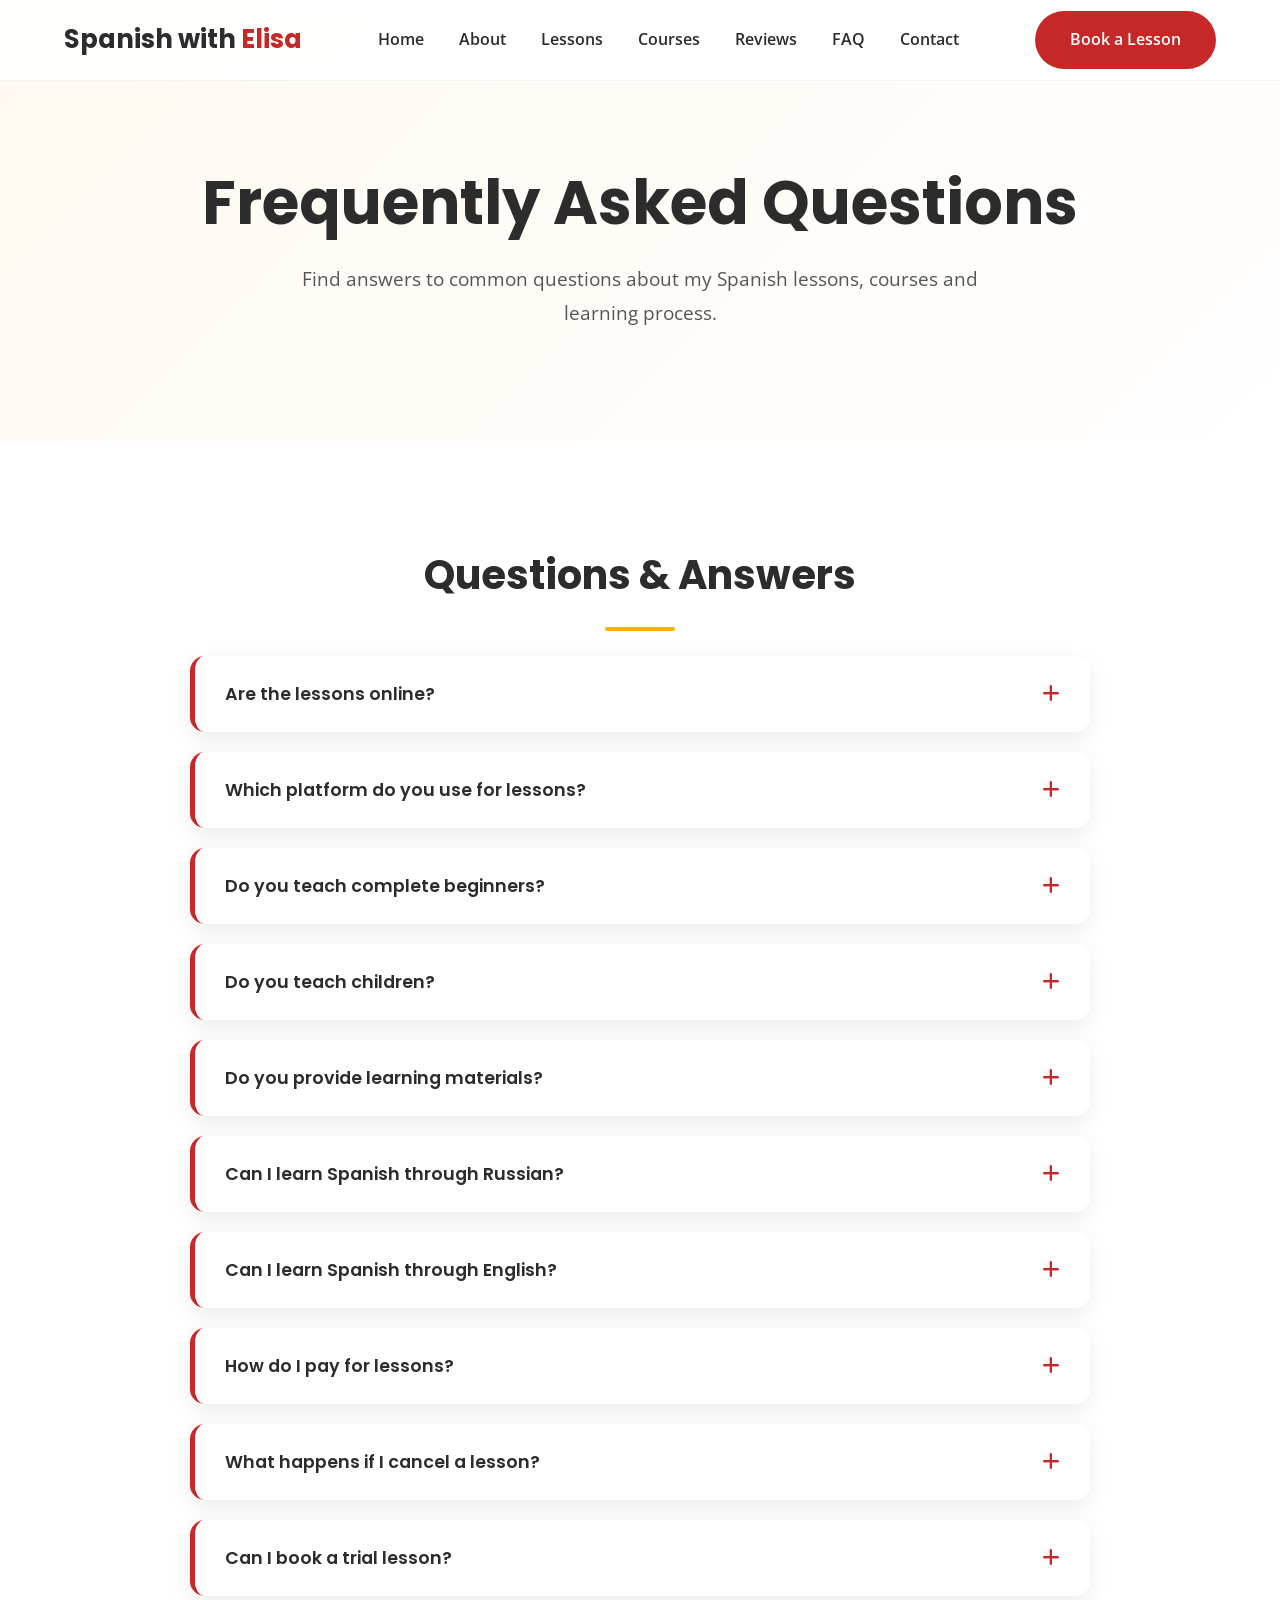
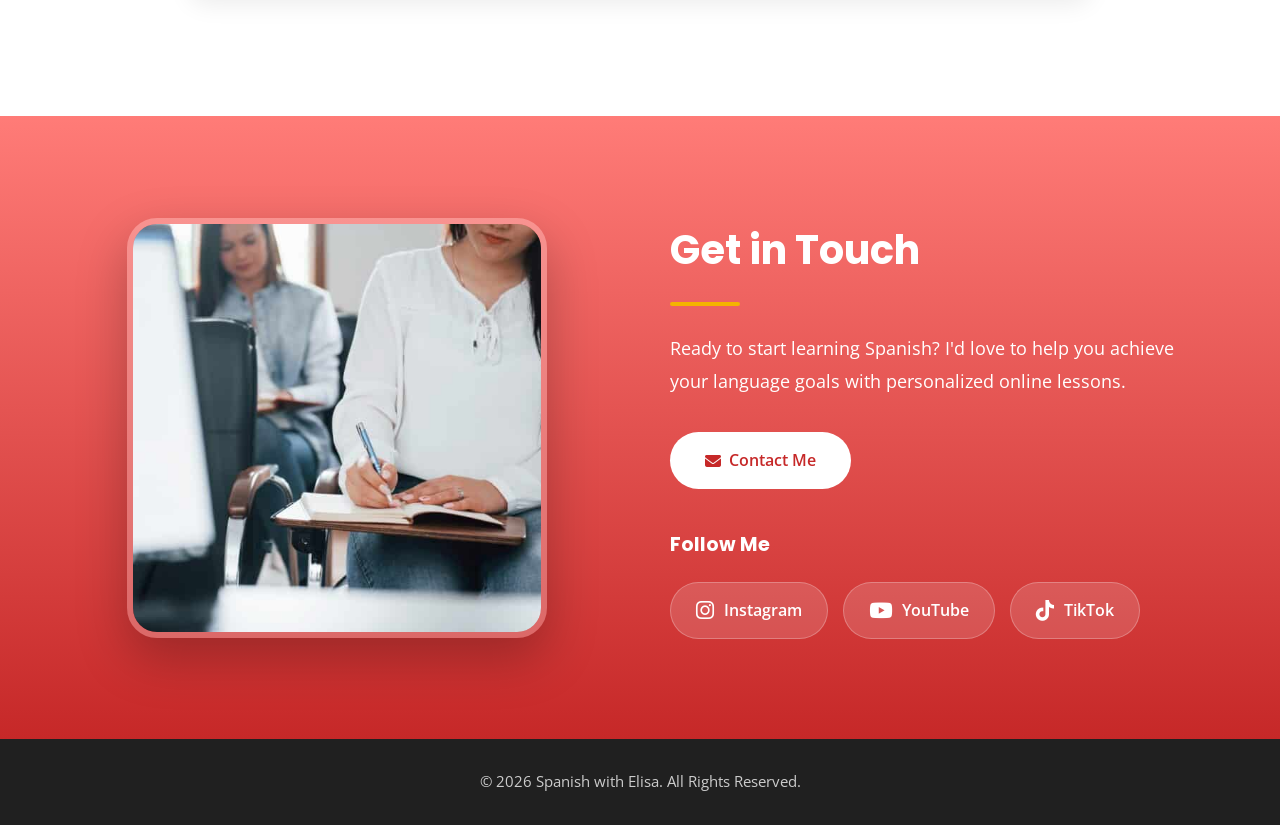
<file: faq.html>
<!doctype html>
<html lang="en">
  <head>
    <meta charset="UTF-8" />

    <meta name="viewport" content="width=device-width, initial-scale=1.0" />

    <title>FAQ | Spanish with Elisa</title>

    <meta
      name="description"
      content="Frequently asked questions about Spanish lessons with Elisa."
    />

    <link rel="shortcut icon" href="images/favicon.png" type="image/x-icon">

    <link
      href="https://fonts.googleapis.com/css2?family=Poppins:wght@300;400;500;600;700&family=Open+Sans:wght@400;500;600&display=swap"
      rel="stylesheet"
    />

    <link
      rel="stylesheet"
      href="https://cdnjs.cloudflare.com/ajax/libs/font-awesome/6.5.1/css/all.min.css"
    />

    <link rel="stylesheet" href="css/style.css" />
  </head>

  <body>
    <!-- ========================================= -->
<!-- HEADER -->
<!-- ========================================= -->

<header>

    <div class="container">

        <a href="index.html" class="logo">
            Spanish with <span>Elisa</span>
        </a>

        <nav>

            <ul>

                <li><a href="index.html">Home</a></li>

                <li><a href="about.html">About</a></li>

                <li><a href="lessons.html">Lessons</a></li>

                <li><a href="courses.html">Courses</a></li>

                <li><a href="review.html">Reviews</a></li>

                <li><a href="faq.html">FAQ</a></li>

                <li><a href="contact.html">Contact</a></li>

            </ul>

        </nav>

        <a href="contact.html" class="btn btn-primary">
            Book a Lesson
        </a>

        <div class="menu-toggle">
            ☰
        </div>
    </div>

</header>

    <!-- FAQ HERO -->

    <section class="faq-hero">
      <div class="container">
        <h1>Frequently Asked Questions</h1>

        <p>
          Find answers to common questions about my Spanish lessons, courses and
          learning process.
        </p>
      </div>
    </section>

    <!-- FAQ SECTION -->

    <section class="faq-section">
      <div class="container">
        <h2>Questions & Answers</h2>

        <div class="faq-container">
          <div class="faq-item">
            <button class="faq-question">
              Are the lessons online?

              <i class="fa-solid fa-plus"></i>
            </button>

            <div class="faq-answer">
              <p>
                Yes. All lessons are online, allowing students from different
                countries to learn Spanish from anywhere.
              </p>
            </div>
          </div>

          <div class="faq-item">
            <button class="faq-question">
              Which platform do you use for lessons?

              <i class="fa-solid fa-plus"></i>
            </button>

            <div class="faq-answer">
              <p>
                Lessons can be done through platforms such as Zoom, Google Meet
                or another platform agreed with the student.
              </p>
            </div>
          </div>

          <div class="faq-item">
            <button class="faq-question">
              Do you teach complete beginners?

              <i class="fa-solid fa-plus"></i>
            </button>

            <div class="faq-answer">
              <p>
                Yes. Beginners are welcome. We start from the basics and build
                your Spanish step by step.
              </p>
            </div>
          </div>

          <div class="faq-item">
            <button class="faq-question">
              Do you teach children?

              <i class="fa-solid fa-plus"></i>
            </button>

            <div class="faq-answer">
              <p>
                Yes. I offer Spanish lessons for children using games, stories,
                songs and interactive activities.
              </p>
            </div>
          </div>

          <div class="faq-item">
            <button class="faq-question">
              Do you provide learning materials?

              <i class="fa-solid fa-plus"></i>
            </button>

            <div class="faq-answer">
              <p>
                Yes. Students can receive exercises, vocabulary activities,
                reading materials and other learning resources.
              </p>
            </div>
          </div>

          <div class="faq-item">
            <button class="faq-question">
              Can I learn Spanish through Russian?

              <i class="fa-solid fa-plus"></i>
            </button>

            <div class="faq-answer">
              <p>
                Yes. Spanish lessons can include explanations and support for
                Russian-speaking students.
              </p>
            </div>
          </div>

          <div class="faq-item">
            <button class="faq-question">
              Can I learn Spanish through English?

              <i class="fa-solid fa-plus"></i>
            </button>

            <div class="faq-answer">
              <p>
                Yes. Lessons are available for English-speaking students at
                different levels.
              </p>
            </div>
          </div>

          <div class="faq-item">
            <button class="faq-question">
              How do I pay for lessons?

              <i class="fa-solid fa-plus"></i>
            </button>

            <div class="faq-answer">
              <p>
                Payment methods may include bank transfer, PayPal or other
                agreed payment options.
              </p>
            </div>
          </div>

          <div class="faq-item">
            <button class="faq-question">
              What happens if I cancel a lesson?

              <i class="fa-solid fa-plus"></i>
            </button>

            <div class="faq-answer">
              <p>
                Please contact me as soon as possible. Lessons can usually be
                rescheduled according to availability.
              </p>
            </div>
          </div>

          <div class="faq-item">
            <button class="faq-question">
              Can I book a trial lesson?

              <i class="fa-solid fa-plus"></i>
            </button>

            <div class="faq-answer">
              <p>
                Yes. You can book a trial lesson to discuss your goals, check
                your level and create a learning plan.
              </p>
            </div>
          </div>
        </div>
      </div>
    </section>

 <!-- ========================================= -->
<!-- CONTACT -->
<!-- ========================================= -->

<section id="contact" class="contact">

    <div class="container contact-content">


        <!-- Contact Image -->

        <div class="contact-image">

            <img src="images/startlearning.jpg"
                 alt="Elisa teaching Spanish online">

        </div>



        <!-- Contact Information -->

        <div class="contact-info">

            <h2>
                Get in Touch
            </h2>


            <p>
                Ready to start learning Spanish?

                I'd love to help you achieve your language goals
                with personalized online lessons.
            </p>



            <a href="contact.html" class="btn btn-primary">

              <i class="fa-solid fa-envelope"></i>
              &nbsp;
                Contact Me

            </a>



            <!-- Social Media Links -->

            <div class="contact-social">

                <h3>
                    Follow Me
                </h3>


                <div class="social-icons">


                  <a href="#" target="_blank">

                    <i class="fa-brands fa-instagram"></i>

                    <span>Instagram</span>

                  </a>



                  <a href="#" target="_blank">

                    <i class="fa-brands fa-youtube"></i>

                    <span>YouTube</span>

                  </a>



                  <a href="#" target="_blank">

                    <i class="fa-brands fa-tiktok"></i>

                    <span>TikTok</span>

                  </a>


                </div>

            </div>


        </div>


    </div>

</section>

<!-- ========================================= -->
<!-- FOOTER -->
<!-- ========================================= -->

<footer>

    <div class="container">

        <p>

            © 2026 Spanish with Elisa.
            All Rights Reserved.

        </p>

    </div>

</footer>

    <script src="js/main.js"></script>

    <script>
      // FAQ ACCORDION

      const questions = document.querySelectorAll(".faq-question");

      questions.forEach((question) => {
        question.addEventListener("click", () => {
          const item = question.parentElement;

          item.classList.toggle("active");
        });
      });
    </script>
  </body>
</html>
</file>
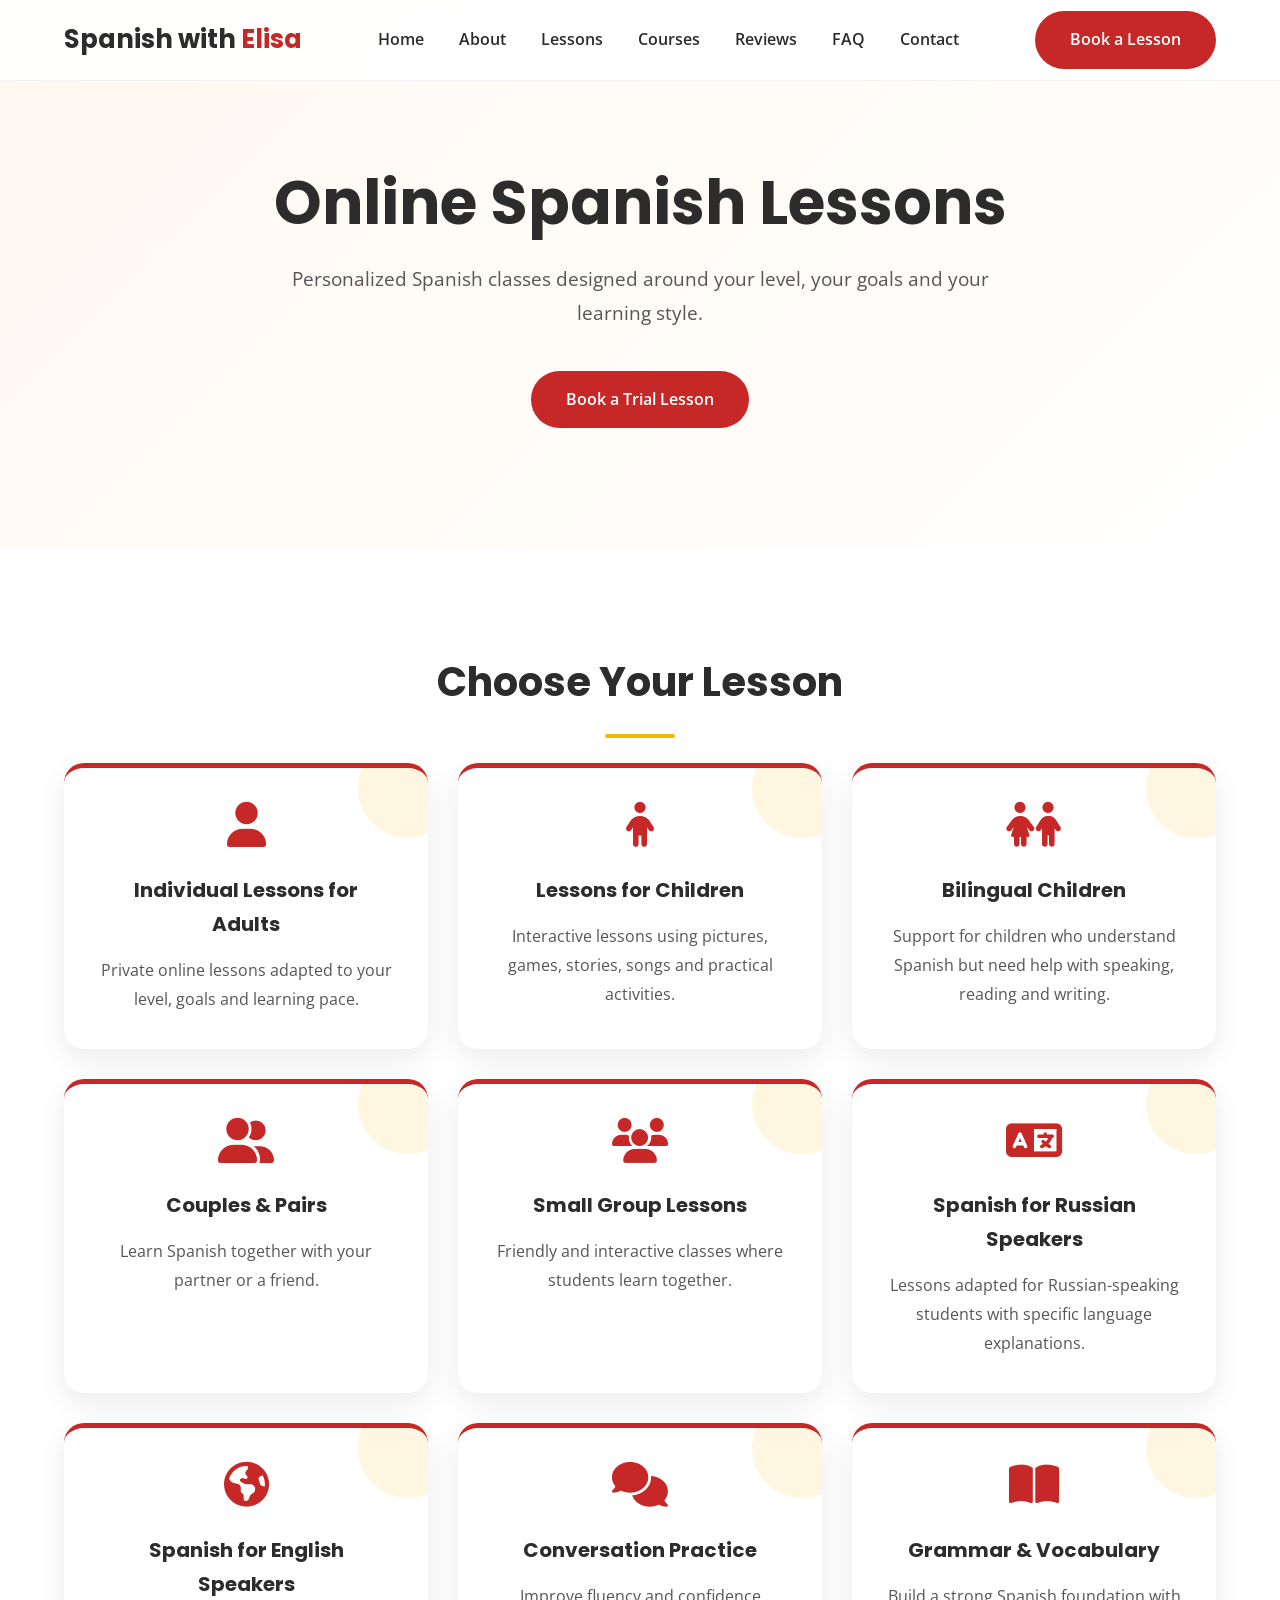
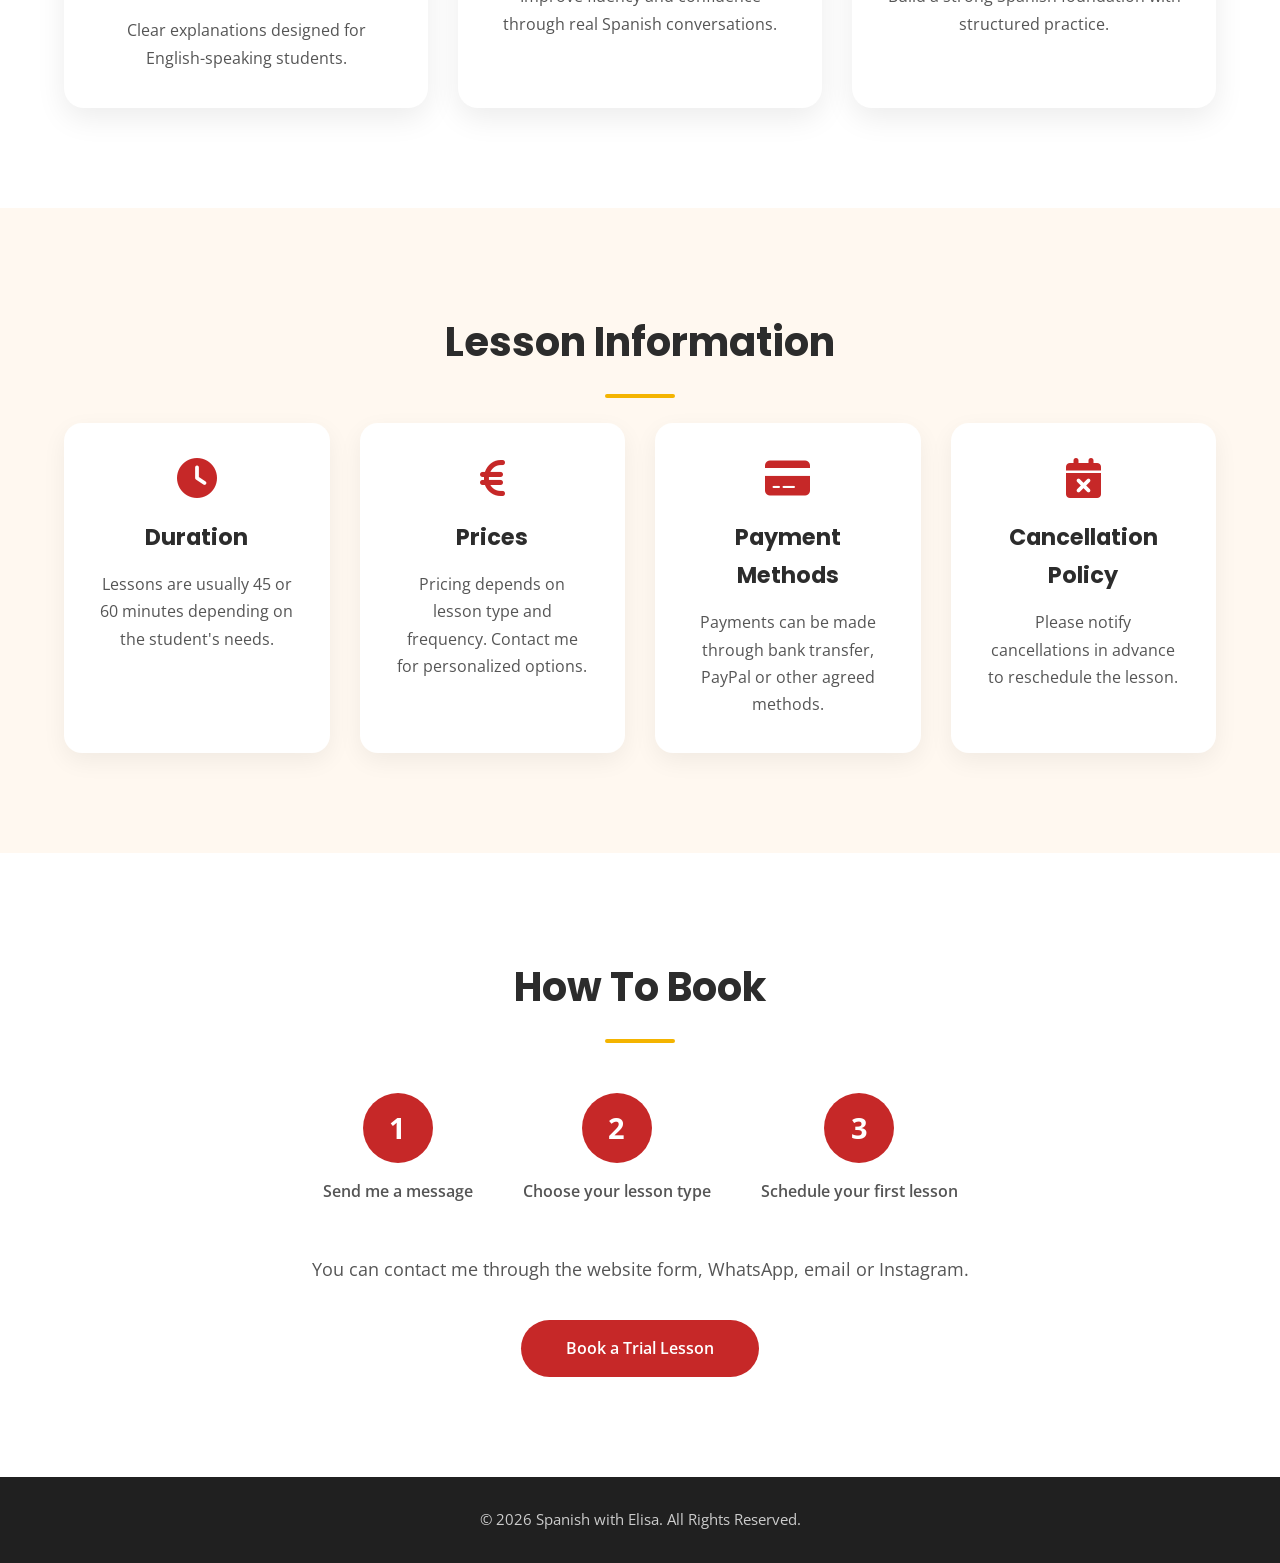
<file: lessons.html>
<!doctype html>
<html lang="en">
  <head>
    <meta charset="UTF-8" />

    <meta name="viewport" content="width=device-width, initial-scale=1.0" />

    <title>Online Spanish Lessons | Spanish with Elisa</title>

    <meta
      name="description"
      content="Online Spanish lessons for adults, children, beginners and bilingual students. Personalized Spanish classes with Elisa."
    />

    <link rel="shortcut icon" href="images/favicon.png" type="image/x-icon">

    <!-- Fonts -->

    <link
      href="https://fonts.googleapis.com/css2?family=Poppins:wght@300;400;500;600;700&family=Open+Sans:wght@400;500;600&display=swap"
      rel="stylesheet"
    />

    <!-- Font Awesome -->

    <link
      rel="stylesheet"
      href="https://cdnjs.cloudflare.com/ajax/libs/font-awesome/6.5.1/css/all.min.css"
    />

    <link rel="stylesheet" href="css/style.css" />
  </head>

  <body>
    <!-- ========================================= -->
<!-- HEADER -->
<!-- ========================================= -->

<header>

    <div class="container">

        <a href="index.html" class="logo">
            Spanish with <span>Elisa</span>
        </a>

        <nav>

            <ul>

                <li><a href="index.html">Home</a></li>

                <li><a href="about.html">About</a></li>

                <li><a href="lessons.html">Lessons</a></li>

                <li><a href="courses.html">Courses</a></li>

                <li><a href="review.html">Reviews</a></li>

                <li><a href="faq.html">FAQ</a></li>

                <li><a href="contact.html">Contact</a></li>

            </ul>

        </nav>

        <a href="contact.html" class="btn btn-primary">
            Book a Lesson
        </a>

        <div class="menu-toggle">
            ☰
        </div>
    </div>

</header>

    <!-- ===========================
 LESSON HERO
=========================== -->

    <section class="lessons-hero">
      <div class="container">
        <h1>Online Spanish Lessons</h1>

        <p>
          Personalized Spanish classes designed around your level, your goals
          and your learning style.
        </p>

        <a href="contact.html" class="btn btn-primary"> Book a Trial Lesson </a>
      </div>
    </section>

    <!-- ===========================
 LESSON TYPES
=========================== -->

    <section class="lesson-types">
      <div class="container">
        <h2>Choose Your Lesson</h2>

        <div class="lesson-grid">
          <div class="lesson-card">
            <i class="fa-solid fa-user"></i>

            <h3>Individual Lessons for Adults</h3>

            <p>
              Private online lessons adapted to your level, goals and learning
              pace.
            </p>
          </div>

          <div class="lesson-card">
            <i class="fa-solid fa-child"></i>

            <h3>Lessons for Children</h3>

            <p>
              Interactive lessons using pictures, games, stories, songs and
              practical activities.
            </p>
          </div>

          <div class="lesson-card">
            <i class="fa-solid fa-children"></i>

            <h3>Bilingual Children</h3>

            <p>
              Support for children who understand Spanish but need help with
              speaking, reading and writing.
            </p>
          </div>

          <div class="lesson-card">
            <i class="fa-solid fa-user-group"></i>

            <h3>Couples & Pairs</h3>

            <p>Learn Spanish together with your partner or a friend.</p>
          </div>

          <div class="lesson-card">
            <i class="fa-solid fa-users"></i>

            <h3>Small Group Lessons</h3>

            <p>
              Friendly and interactive classes where students learn together.
            </p>
          </div>

          <div class="lesson-card">
            <i class="fa-solid fa-language"></i>

            <h3>Spanish for Russian Speakers</h3>

            <p>
              Lessons adapted for Russian-speaking students with specific
              language explanations.
            </p>
          </div>

          <div class="lesson-card">
            <i class="fa-solid fa-earth-americas"></i>

            <h3>Spanish for English Speakers</h3>

            <p>Clear explanations designed for English-speaking students.</p>
          </div>

          <div class="lesson-card">
            <i class="fa-solid fa-comments"></i>

            <h3>Conversation Practice</h3>

            <p>
              Improve fluency and confidence through real Spanish conversations.
            </p>
          </div>

          <div class="lesson-card">
            <i class="fa-solid fa-book-open"></i>

            <h3>Grammar & Vocabulary</h3>

            <p>Build a strong Spanish foundation with structured practice.</p>
          </div>
        </div>
      </div>
    </section>

    <!-- ===========================
 LESSON INFORMATION
=========================== -->

    <section class="lesson-info">
      <div class="container">
        <h2>Lesson Information</h2>

        <div class="info-grid">
          <div class="info-box">
            <i class="fa-solid fa-clock"></i>

            <h3>Duration</h3>

            <p>
              Lessons are usually 45 or 60 minutes depending on the student's
              needs.
            </p>
          </div>

          <div class="info-box">
            <i class="fa-solid fa-euro-sign"></i>

            <h3>Prices</h3>

            <p>
              Pricing depends on lesson type and frequency. Contact me for
              personalized options.
            </p>
          </div>

          <div class="info-box">
            <i class="fa-solid fa-credit-card"></i>

            <h3>Payment Methods</h3>

            <p>
              Payments can be made through bank transfer, PayPal or other agreed
              methods.
            </p>
          </div>

          <div class="info-box">
            <i class="fa-solid fa-calendar-xmark"></i>

            <h3>Cancellation Policy</h3>

            <p>
              Please notify cancellations in advance to reschedule the lesson.
            </p>
          </div>
        </div>
      </div>
    </section>

    <!-- ===========================
 BOOKING PROCESS
=========================== -->

<section class="booking">
    <div class="container">
            <h2>How To Book</h2>
            
            <div class="steps">
          <div>
            <span>1</span>

            <p>Send me a message</p>
          </div>

          <div>
            <span>2</span>

            <p>Choose your lesson type</p>
          </div>

          <div>
            <span>3</span>

            <p>Schedule your first lesson</p>
          </div>
        </div>

        <p class="booking-text">
          You can contact me through the website form, WhatsApp, email or
          Instagram.
        </p>

        <a href="contact.html" class="btn btn-primary"> Book a Trial Lesson </a>
      </div>
    </section>

    <!-- ===========================
 FOOTER
=========================== -->

    <footer>
      <div class="container">
        <p>© 2026 Spanish with Elisa. All Rights Reserved.</p>
      </div>
    </footer>

    <script src="js/main.js"></script>
  </body>
</html>
</file>
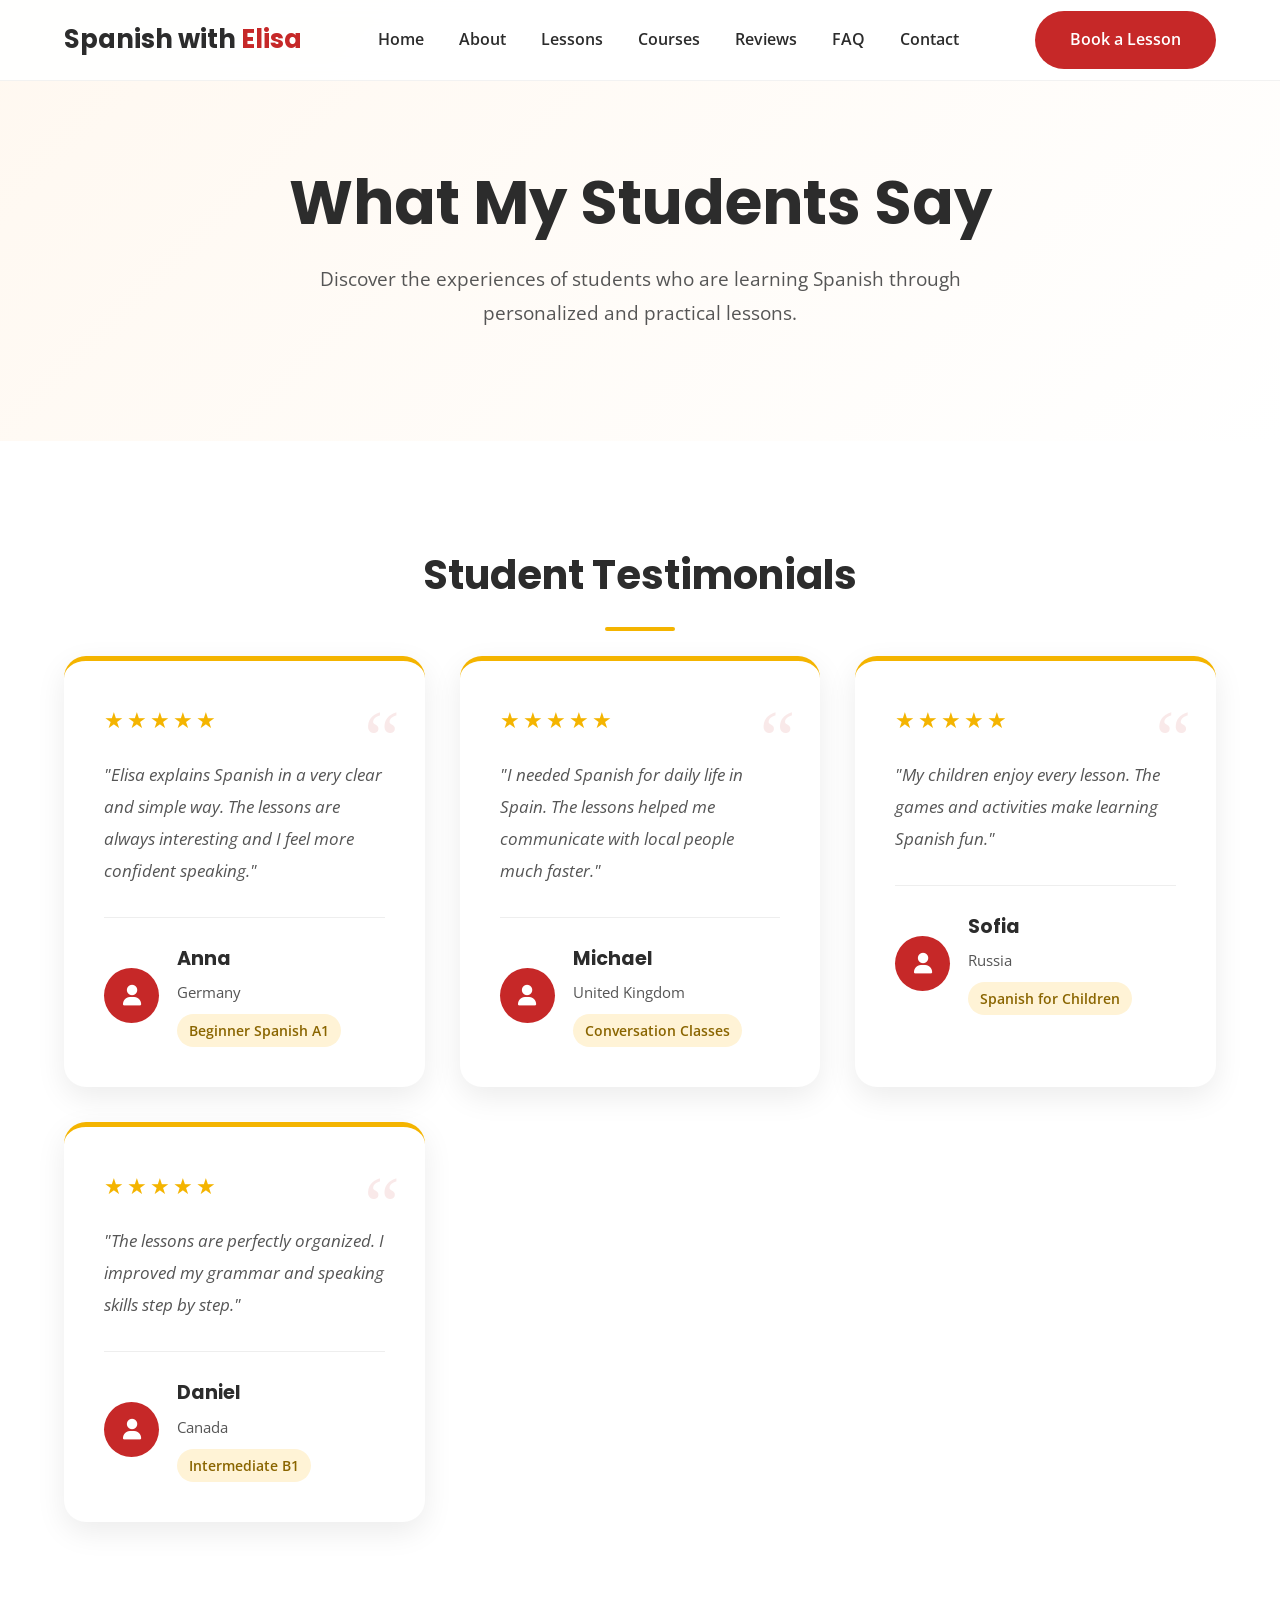
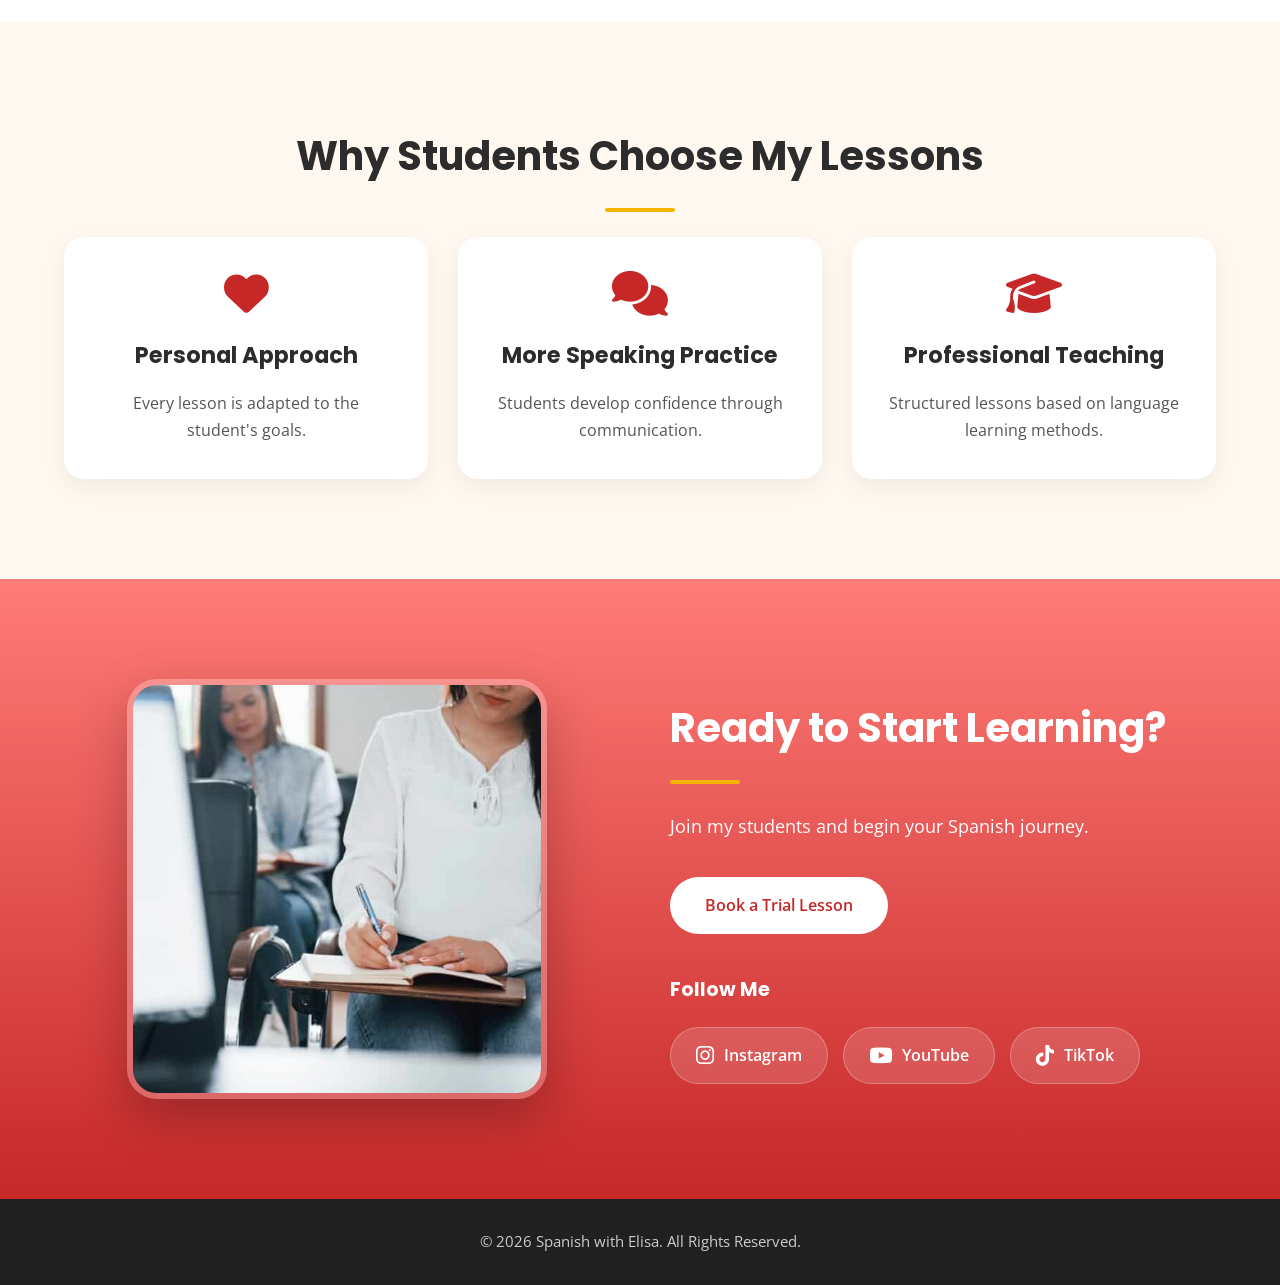
<file: review.html>
<!doctype html>
<html lang="en">
  <head>
    <meta charset="UTF-8" />

    <meta name="viewport" content="width=device-width, initial-scale=1.0" />

    <title>Student Reviews | Spanish with Elisa</title>

    <meta
      name="description"
      content="Read reviews from students learning Spanish with Elisa."
    />

    <link rel="shortcut icon" href="images/favicon.png" type="image/x-icon">

    <link
      href="https://fonts.googleapis.com/css2?family=Poppins:wght@300;400;500;600;700&family=Open+Sans:wght@400;500;600&display=swap"
      rel="stylesheet"
    />

    <link
      rel="stylesheet"
      href="https://cdnjs.cloudflare.com/ajax/libs/font-awesome/6.5.1/css/all.min.css"
    />

    <link rel="stylesheet" href="css/style.css" />
  </head>

  <body>
    <!-- HEADER -->

    <header>
      <div class="container">
        <a href="index.html" class="logo"> Spanish with <span>Elisa</span> </a>

        <nav>
          <ul>
            <li>
              <a href="index.html"> Home </a>
            </li>

            <li>
              <a href="about.html"> About </a>
            </li>

            <li>
              <a href="lessons.html"> Lessons </a>
            </li>

            <li>
              <a href="courses.html"> Courses </a>
            </li>

            <li>
              <a href="review.html"> Reviews </a>
            </li>

            <li>
                <a href="faq.html">FAQ</a>
            </li>

            <li>
              <a href="contact.html"> Contact </a>
            </li>
          </ul>
        </nav>

        <a href="contact.html" class="btn btn-primary"> Book a Lesson </a>
      </div>
    </header>

    <!-- HERO -->

    <section class="reviews-hero">
      <div class="container">
        <h1>What My Students Say</h1>

        <p>
          Discover the experiences of students who are learning Spanish through
          personalized and practical lessons.
        </p>
      </div>
    </section>

    <!-- REVIEWS -->

    <section class="reviews-page">
      <div class="container">
        <h2>Student Testimonials</h2>

        <div class="reviews-grid">
          <!-- REVIEW 1 -->

          <div class="review-card">
            <div class="stars">★★★★★</div>

            <p class="review-text">
              "Elisa explains Spanish in a very clear and simple way. The
              lessons are always interesting and I feel more confident
              speaking."
            </p>

            <div class="student-info">
              <i class="fa-solid fa-user"></i>

              <div>
                <h3>Anna</h3>

                <p>Germany</p>

                <span> Beginner Spanish A1 </span>
              </div>
            </div>
          </div>

          <!-- REVIEW 2 -->

          <div class="review-card">
            <div class="stars">★★★★★</div>

            <p class="review-text">
              "I needed Spanish for daily life in Spain. The lessons helped me
              communicate with local people much faster."
            </p>

            <div class="student-info">
              <i class="fa-solid fa-user"></i>

              <div>
                <h3>Michael</h3>

                <p>United Kingdom</p>

                <span> Conversation Classes </span>
              </div>
            </div>
          </div>

          <!-- REVIEW 3 -->

          <div class="review-card">
            <div class="stars">★★★★★</div>

            <p class="review-text">
              "My children enjoy every lesson. The games and activities make
              learning Spanish fun."
            </p>

            <div class="student-info">
              <i class="fa-solid fa-user"></i>

              <div>
                <h3>Sofia</h3>

                <p>Russia</p>

                <span> Spanish for Children </span>
              </div>
            </div>
          </div>

          <!-- REVIEW 4 -->

          <div class="review-card">
            <div class="stars">★★★★★</div>

            <p class="review-text">
              "The lessons are perfectly organized. I improved my grammar and
              speaking skills step by step."
            </p>

            <div class="student-info">
              <i class="fa-solid fa-user"></i>

              <div>
                <h3>Daniel</h3>

                <p>Canada</p>

                <span> Intermediate B1 </span>
              </div>
            </div>
          </div>
        </div>
      </div>
    </section>

    <!-- TRUST SECTION -->

    <section class="review-trust">
      <div class="container">
        <h2>Why Students Choose My Lessons</h2>

        <div class="trust-grid">
          <div>
            <i class="fa-solid fa-heart"></i>

            <h3>Personal Approach</h3>

            <p>Every lesson is adapted to the student's goals.</p>
          </div>

          <div>
            <i class="fa-solid fa-comments"></i>

            <h3>More Speaking Practice</h3>

            <p>Students develop confidence through communication.</p>
          </div>

          <div>
            <i class="fa-solid fa-graduation-cap"></i>

            <h3>Professional Teaching</h3>

            <p>Structured lessons based on language learning methods.</p>
          </div>
        </div>
      </div>
    </section>

    <!-- ========================================= -->
    <!-- CONTACT -->
    <!-- ========================================= -->

    <section id="contact" class="contact">
      <div class="container contact-content">
        <!-- Contact Image -->

        <div class="contact-image">
          <img
            src="images/startlearning.jpg"
            alt="Elisa teaching Spanish online"
          />
        </div>

        <!-- Contact Information -->

        <div class="contact-info">
          <h2>Ready to Start Learning?</h2>

          <p>
            Join my students and begin your Spanish journey.
          </p>

          <a href="contact.html" class="btn btn-primary">
            Book a Trial Lesson
          </a>

          <!-- Social Media Links -->

          <div class="contact-social">
            <h3>Follow Me</h3>

            <div class="social-icons">
              <a href="#" target="_blank">
                <i class="fa-brands fa-instagram"></i>

                <span>Instagram</span>
              </a>

              <a href="#" target="_blank">
                <i class="fa-brands fa-youtube"></i>

                <span>YouTube</span>
              </a>

              <a href="#" target="_blank">
                <i class="fa-brands fa-tiktok"></i>

                <span>TikTok</span>
              </a>
            </div>
          </div>
        </div>
      </div>
    </section>

    <!-- ========================================= -->
    <!-- FOOTER -->
    <!-- ========================================= -->

    <footer>
      <div class="container">
        <p>© 2026 Spanish with Elisa. All Rights Reserved.</p>
      </div>
    </footer>

    <script src="js/main.js"></script>
  </body>
</html>
</file>
<file: css/style.css>
/* =====================================================
   SPANISH WITH ELISA
   STYLE.CSS
   PART 1
=====================================================*/

/*=========================
  GOOGLE FONTS
=========================*/
@import url('https://fonts.googleapis.com/css2?family=Open+Sans:wght@400;500;600;700&family=Poppins:wght@300;400;500;600;700&display=swap');


/*=========================
  CSS VARIABLES
=========================*/

:root{

    --primary:#C62828;
    --primary-dark:#a91f1f;

    --secondary:#F4B400;

    --dark:#2C2C2C;

    --text:#555;

    --light:#F7F7F7;

    --white:#ffffff;

    --background:#FFF8F0;

    --border:#ececec;

    --radius:14px;

    --shadow:0 10px 30px rgba(0,0,0,.08);

    --transition:.35s ease;

    --container:1200px;

}


/*=========================
  RESET
=========================*/

*{
    margin:0;
    padding:0;
    box-sizing:border-box;
}

html{

    scroll-behavior:smooth;
    
}

body{
    
    
    font-family:'Open Sans',sans-serif;

    background:var(--background);

    color:var(--dark);

    line-height:1.7;

}

img{

    max-width:100%;

    display:block;

}

a{

    text-decoration:none;

    color:inherit;

}

ul{

    list-style:none;

}

section{

    padding:100px 0;
    overflow: hidden;

}


/*=========================
  CONTAINER
=========================*/

.container{

    width:90%;

    max-width:var(--container);

    margin:auto;

}


/*=========================
  HEADINGS
=========================*/

h1,h2,h3,h4{

    font-family:'Poppins',sans-serif;

    color:var(--dark);

}

h1{

    font-size:3.8rem;

    line-height:1.1;

    margin-bottom:25px;

}

h2{

    font-size:2.5rem;

    text-align:center;

    margin-bottom:25px;

}

h3{

    font-size:1.4rem;

    margin-bottom:15px;

}

p{

    color:var(--text);

}


/*=========================
  BUTTONS
=========================*/

.btn{

    display:inline-flex;

    align-items:center;

    justify-content:center;

    padding:15px 35px;

    border-radius:50px;

    font-weight:600;

    transition:var(--transition);

    cursor:pointer;

}

.btn-primary{

    background:var(--primary);

    color:var(--white);

}

.btn-primary:hover{

    background:var(--primary-dark);

    transform:translateY(-3px);

    box-shadow:var(--shadow);

}

.btn-secondary{

    background:white;

    color:var(--primary);

    border:2px solid var(--primary);

}

.btn-secondary:hover{

    background:var(--primary);

    color:white;

}


/*=========================
  HEADER
=========================*/

header{

    width:100%;

    position:fixed;

    top:0;

    left:0;

    z-index:999;

    background:rgba(255,255,255,.92);

    backdrop-filter:blur(10px);

    border-bottom:1px solid rgba(0,0,0,.05);

}

header .container{

    display:flex;

    justify-content:space-between;

    align-items:center;

    height:80px;

}


/*=========================
  LOGO
=========================*/

.logo{

    font-family:'Poppins',sans-serif;

    font-size:1.6rem;

    font-weight:700;

}

.logo span{

    color:var(--primary);

}


/*=========================
  NAVIGATION
=========================*/

nav ul{

    display:flex;

    gap:35px;

}

nav a{

    font-weight:600;

    position:relative;

    transition:var(--transition);

}

nav a:hover{

    color:var(--primary);

}

nav a::after{

    content:"";

    position:absolute;

    left:0;

    bottom:-8px;

    width:0;

    height:2px;

    background:var(--primary);

    transition:var(--transition);

}

nav a:hover::after{

    width:100%;

}


/*=========================
  HERO
=========================*/

.hero{

    min-height:100vh;

    display:flex;

    align-items:center;

    padding-top:80px;

    background:linear-gradient(
        135deg,
        #FFF8F0 0%,
        #fff 100%
    );

}

.hero-content{

    display:grid;

    grid-template-columns:1fr 1fr;

    align-items:center;

    gap:70px;

}

.hero-text p{

    font-size:1.15rem;

    margin-bottom:35px;

}

.hero-buttons{

    display:flex;

    gap:20px;

    flex-wrap:wrap;

}

.hero-image{

    display:flex;

    justify-content:center;

}

.hero-image img{

    width:420px;

    border-radius:25px;

    box-shadow:var(--shadow);

}


/*=========================
  SMALL DECORATION
=========================*/

.hero::before{

    content:"";

    position:absolute;

    right:0;

    top:120px;

    width:320px;

    height:320px;

    background:rgba(244,180,0,.12);

    border-radius:50%;

    filter:blur(60px);

}


/*=========================
  UTILITIES
=========================*/

.text-center{

    text-align:center;

}

.mt-1{

    margin-top:20px;

}

.mt-2{

    margin-top:40px;

}

.mt-3{

    margin-top:60px;

}

.mb-1{

    margin-bottom:20px;

}

.mb-2{

    margin-bottom:40px;

}

.mb-3{

    margin-bottom:60px;

}


/*=========================
  SCROLLBAR
=========================*/

::-webkit-scrollbar{

    width:10px;

}

::-webkit-scrollbar-track{

    background:#f3f3f3;

}

::-webkit-scrollbar-thumb{

    background:var(--primary);

    border-radius:20px;

}

::-webkit-scrollbar-thumb:hover{

    background:var(--primary-dark);

}


/*=========================
  SIMPLE FADE-IN ANIMATION
=========================*/

.fade-up{

    opacity:0;

    transform:translateY(40px);

    transition:1s ease;

}

.fade-up.show{

    opacity:1;

    transform:translateY(0);

}

/*=====================================================
  PART 2
  ABOUT • LESSONS • STUDENTS • WHY CHOOSE ME
=====================================================*/


/*=========================
  SECTION TITLES
=========================*/


section h2::after{

    content:"";

    width:70px;
    height:4px;

    background:var(--secondary);

    display:block;

    margin:18px auto 0;

    border-radius:10px;

}


/*=====================================================
  ABOUT
=====================================================*/

.about{

    background:var(--white);

}

.about .container{

    max-width:900px;
    text-align:center;

}

.about p{

    font-size:1.15rem;
    line-height:2;
    color:var(--text);

}


/*=====================================================
  LESSONS
=====================================================*/

.lessons{

    background:var(--background);

}


/*=========================
  CARD GRID
=========================*/

.cards{

    display:grid;

    grid-template-columns:
        repeat(auto-fit,minmax(300px,1fr));

    gap:35px;

}


/*=========================
  CARD
=========================*/

.card{

    background:var(--white);

    padding:40px;

    border-radius:18px;

    box-shadow:var(--shadow);

    transition:.35s ease;

    border:1px solid transparent;

    position:relative;

    overflow:hidden;

}


/* Decorative Top Line */

.card::before{

    content:"";

    position:absolute;

    top:0;
    left:0;

    width:100%;
    height:6px;

    background:var(--primary);

}


/* Decorative Circle */

.card::after{

    content:"";

    position:absolute;

    right:-40px;
    top:-40px;

    width:120px;
    height:120px;

    background:rgba(244,180,0,.08);

    border-radius:50%;

}


/* Hover */

.card:hover{

    transform:translateY(-12px);

    box-shadow:
        0 18px 40px rgba(0,0,0,.12);

    border-color:rgba(198,40,40,.15);

}


.card h3{

    margin-bottom:20px;

    color:var(--primary);

    font-size:1.4rem;

}

.card p{

    color:var(--text);

    line-height:1.8;

}


/*=====================================================
  STUDENTS
=====================================================*/

.students{

    background:white;

}


/*=========================
  GRID
=========================*/

.students-grid{

    display:grid;

    grid-template-columns:
        repeat(auto-fit,minmax(240px,1fr));

    gap:25px;

}


/*=========================
  BOX
=========================*/

.students-grid div{

    background:linear-gradient(
        135deg,
        white,
        #fffdf8
    );

    border:1px solid var(--border);

    border-radius:16px;

    padding:28px;

    text-align:center;

    font-weight:600;

    transition:.3s;

    box-shadow:0 6px 18px rgba(0,0,0,.04);

}


.students-grid div:hover{

    background:var(--primary);

    color:white;

    transform:translateY(-8px);

    box-shadow:
        0 18px 35px rgba(198,40,40,.18);

}


/*=====================================================
  WHY CHOOSE ME
=====================================================*/

.why{

    background:linear-gradient(
        135deg,
        #fff,
        #fff8f0
    );

}


/*=========================
  LIST
=========================*/

.why ul{

    max-width:600px;

    text-align:center;

    margin:auto;

    display:grid;

    grid-template-columns:
        repeat(auto-fit,minmax(280px,1fr));

    gap:25px;

}


.why li{

    display:flex;

    align-items:center;

    gap:15px;

    background:white;

    padding:25px;

    border-radius:15px;

    font-weight:600;

    color:var(--dark);

    box-shadow:0 8px 22px rgba(0,0,0,.05);

    transition:.35s;

    border-left:5px solid var(--secondary);

}


.why li:hover{

    transform:translateX(8px);

    box-shadow:
        0 16px 35px rgba(0,0,0,.10);

}

.why li i{

    color:var(--primary);

    font-size:1.5rem;

}


/*=====================================================
  HOVER EFFECTS
=====================================================*/

.card,
.students-grid div,
.why li{

    cursor:default;

}


/*=====================================================
  SOFT SECTION SPACING
=====================================================*/

.about,
.lessons,
.students,
.why{

    position:relative;

}


/*=====================================================
  BACKGROUND DECORATION
=====================================================*/

.lessons::before{

    content:"";

    position:absolute;

    width:220px;

    height:220px;

    background:
        rgba(198,40,40,.04);

    border-radius:50%;

    top:40px;

    left:-100px;

    filter:blur(25px);

}

.students::after{

    content:"";

    position:absolute;

    width:280px;

    height:280px;

    right:-120px;

    bottom:60px;

    background:
        rgba(244,180,0,.06);

    border-radius:50%;

    filter:blur(40px);

}


/*=====================================================
  TESTIMONIALS
=====================================================*/

.reviews{

    background:#ffffff;

}

.reviews-grid{

    display:grid;

    grid-template-columns:repeat(auto-fit,minmax(320px,1fr));

    gap:35px;

}

.review{

    background:white;

    padding:40px;

    border-radius:18px;

    box-shadow:var(--shadow);

    transition:.35s;

    border-top:5px solid var(--secondary);

    position:relative;

}

.review:hover{

    transform:translateY(-10px);

}

.review p:first-child{

    font-size:1.4rem;

    margin-bottom:20px;

}

.review strong{

    display:block;

    margin-top:25px;

    color:var(--primary);

}


/*=====================================================
  SOCIAL
=====================================================*/

.social{

    background:linear-gradient(135deg,#fff8f0,#ffffff);

    text-align:center;

}

.social-links{

    display:flex;

    justify-content:center;

    gap:30px;

    flex-wrap:wrap;

}

.social-links a{

    background:white;

    padding:18px 35px;

    border-radius:50px;

    box-shadow:var(--shadow);

    font-weight:600;

    transition:.35s;

}

.social-links a:hover{

    background:var(--primary);

    color:white;

    transform:translateY(-6px);

}


/*=====================================================
  CONTACT
=====================================================*/


.contact{

    background: linear-gradient(rgba(255, 0, 0, 0.5), var(--primary));

    color:white;

}


.contact-content{

    display:grid;

    grid-template-columns:1fr 1fr;

    align-items:center;

    gap:60px;

}



.contact-image{

    display:flex;

    justify-content:center;

}



.contact-image img{

    width:420px;

    height:420px;

    object-fit:cover;

    border-radius:30px;

    box-shadow:
    0 20px 50px rgba(0,0,0,.25);

    border:6px solid rgba(255,255,255,.25);

}



.contact-info h2{

    color:white;

    text-align:left;

    transform:none;

    left:auto;

}



.contact-info h2::after{

    margin-left:0;

}



.contact-info p{

    color:white;

    font-size:1.15rem;

    margin-bottom:35px;

    line-height:1.8;

}



.contact-info .btn{

    background:white;

    color:var(--primary);

}



.contact-info .btn:hover{

    background:var(--secondary);

    color:var(--dark);

}



/* Mobile */

@media(max-width:768px){


    .contact-content{

        grid-template-columns:1fr;

        text-align:center;

    }


    .contact-image{

        order:-1;

    }


    .contact-image img{

        width:280px;

        height:280px;

    }


    .contact-info h2{

        text-align:center;

    }


    .contact-info h2::after{

        margin:18px auto 0;

    }


}

/*=====================================================
 CONTACT SOCIAL MEDIA
=====================================================*/


.contact-social{

    margin-top:40px;

}



.contact-social h3{

    color:white;

    font-family:'Poppins',sans-serif;

    font-size:1.2rem;

    margin-bottom:20px;

}



.social-icons{

    display:flex;

    gap:15px;

    flex-wrap:wrap;

}



.social-icons a{

    display:flex;

    align-items:center;

    gap:10px;

    padding:14px 25px;

    background:rgba(255,255,255,.15);

    color:white;

    border-radius:50px;

    font-weight:600;

    border:1px solid rgba(255,255,255,.25);

    transition:.35s ease;

}



.social-icons i{

    font-size:1.3rem;

}



.social-icons a:hover{

    background:white;

    color:var(--primary);

    transform:translateY(-5px);

}



/* Mobile */

@media(max-width:768px){

    .social-icons{

        justify-content:center;

    }

}


/*=====================================================
  FOOTER
=====================================================*/

footer{

    background:#202020;

    color:#ddd;

    text-align:center;

    padding:30px 0;

}

footer p{

    color:#ccc;

    font-size:.95rem;

}


/*=====================================================
  MOBILE MENU PLACEHOLDER
=====================================================*/

.menu-toggle{

    display:none;

    font-size:2rem;

    cursor:pointer;

}


/*=====================================================
  RESPONSIVE
=====================================================*/

@media(max-width:992px){

    h1{

        font-size:3rem;

    }

    .hero-content{

        grid-template-columns:1fr;

        text-align:center;

    }

    .hero-image{

        order:-1;

    }

    .hero-buttons{

        justify-content:center;

    }

    nav ul{

        gap:20px;

    }

}


@media(max-width:768px){

    section{

        padding:80px 0;

    }

    h1{

        font-size:2.4rem;

    }

    h2{

        font-size:2rem;

    }

    header .container{

        height:75px;

    }

    nav{

        display:none;

    }

    .menu-toggle{

        display:block;

    }

    .hero-image img{

        width:300px;

    }

    .cards{

        grid-template-columns:1fr;

    }

    .students-grid{

        grid-template-columns:1fr;

    }

    .why ul{

        grid-template-columns:1fr;

    }

    .reviews-grid{

        grid-template-columns:1fr;

    }

}


@media(max-width:500px){

    .btn{

        width:100%;

    }

    .hero-buttons{

        flex-direction:column;

    }

    .social-links{

        flex-direction:column;

        align-items:center;

    }

    .social-links a{

        width:250px;

    }

}


/*=====================================================
  FADE-IN ANIMATION
=====================================================*/

.fade-up{

    opacity:0;

    transform:translateY(40px);

    transition:1s ease;

}

.fade-up.show{

    opacity:1;

    transform:translateY(0);

}


/*=====================================================
  IMAGE HOVER
=====================================================*/

.hero-image img{

    transition:.4s;

}

.hero-image img:hover{

    transform:scale(1.04);

}


/*=====================================================
  CARD ICON SUPPORT
=====================================================*/

.card i{

    font-size:2.4rem;

    color:var(--primary);

    margin-bottom:20px;

}


/*=====================================================
  SELECTION
=====================================================*/

::selection{

    background:var(--primary);

    color:white;

}


/*=====================================================
  REMOVE BUTTON OUTLINES
=====================================================*/

button,
input,
textarea{

    outline:none;

    border:none;

}


/*=====================================================
  INPUTS (Future Contact Form)
=====================================================*/

input,
textarea{

    width:100%;

    padding:15px;

    border-radius:10px;

    border:1px solid #ddd;

    font-family:'Open Sans',sans-serif;

}

textarea{

    resize:vertical;

    min-height:140px;

}


/*=====================================================
  SMOOTH TRANSITIONS
=====================================================*/

a,
button,
.card,
.review,
.students-grid div,
.social-links a{

    transition:all .35s ease;

}

/*=====================================================
  HAMBURGER MENU
=====================================================*/

.mobile-open{

    display:block !important;

    position:absolute;

    top:80px;

    left:0;

    width:100%;

    background:white;

    box-shadow:0 15px 30px rgba(0,0,0,.1);

}

.mobile-open ul{

    flex-direction:column;

    padding:25px;

}

nav a.active{

    color:var(--primary);

}



/*=====================================================
 ABOUT PAGE
 SPANISH WITH ELISA
=====================================================*/


/*=====================================================
 ABOUT HERO
=====================================================*/

.about-hero{

    padding-top:160px;

    background:linear-gradient(
        135deg,
        #fff8f0,
        #ffffff
    );

}


.about-hero-content{

    display:grid;

    grid-template-columns:1fr 1fr;

    align-items:center;

    gap:70px;

}



.about-photo{

    display:flex;

    justify-content:center;

}



.about-photo img{

    width:430px;

    height:500px;

    object-fit:cover;

    border-radius:30px;

    box-shadow:
    0 20px 50px rgba(0,0,0,.15);

    border:8px solid white;

}



.about-intro h1{

    font-size:3.5rem;

    margin-bottom:25px;

}



.about-intro p{

    font-size:1.15rem;

    line-height:1.9;

    margin-bottom:20px;

}



/*=====================================================
 PROFESSIONAL BACKGROUND
=====================================================*/

.background{

    background:white;

}


.background-content{

    max-width:900px;

    margin:auto;

    text-align:center;

}



.background-content p{

    font-size:1.1rem;

    line-height:2;

    margin-bottom:20px;

}



/*=====================================================
 EDUCATION TIMELINE
=====================================================*/

.education{

    background:#fff8f0;

}



.timeline{

    max-width:850px;

    margin:auto;

    position:relative;

}



.timeline::before{

    content:"";

    position:absolute;

    left:30px;

    top:0;

    height:100%;

    width:3px;

    background:var(--primary);

}



.timeline-item{

    display:flex;

    gap:30px;

    align-items:flex-start;

    margin-bottom:45px;

}



.timeline-item i{

    width:60px;

    height:60px;

    display:flex;

    align-items:center;

    justify-content:center;

    background:var(--primary);

    color:white;

    border-radius:50%;

    font-size:1.4rem;

    z-index:2;

}



.timeline-item h3{

    color:var(--primary);

    margin-bottom:10px;

}



.timeline-item p{

    font-size:1.05rem;

}




/*=====================================================
 TEACHING EXPERIENCE
=====================================================*/


.experience{

    background:white;

}



.experience-box{

    max-width:900px;

    margin:auto;

    text-align:center;

    padding:50px;

    border-radius:25px;

    background:

    linear-gradient(
        135deg,
        #ffffff,
        #fff8f0
    );

    box-shadow:var(--shadow);

}



.experience-box i{

    font-size:3rem;

    color:var(--primary);

    margin-bottom:25px;

}



.experience-box p{

    font-size:1.1rem;

    line-height:1.9;

    margin-bottom:20px;

}





/*=====================================================
 METHODOLOGY
=====================================================*/


.methodology{

    background:#fff8f0;

}


.section-description{

    max-width:800px;

    text-align:center;

    margin:0 auto 50px;

    font-size:1.15rem;

}



.method-grid{

    display:grid;

    grid-template-columns:
    repeat(auto-fit,minmax(280px,1fr));

    gap:30px;

}




.method-card{

    background:white;

    padding:35px;

    text-align:center;

    border-radius:20px;

    box-shadow:var(--shadow);

    transition:.35s ease;

}



.method-card:hover{

    transform:translateY(-10px);

}



.method-card i{

    font-size:2.5rem;

    color:var(--primary);

    margin-bottom:20px;

}



.method-card h3{

    margin-bottom:15px;

}




/*=====================================================
 ABOUT PAGE RESPONSIVE
=====================================================*/


@media(max-width:992px){


.about-hero-content{

    grid-template-columns:1fr;

    text-align:center;

}


.about-photo{

    order:-1;

}


.about-intro h1{

    font-size:2.8rem;

}



}



@media(max-width:768px){


.about-photo img{

    width:300px;

    height:380px;

}



.timeline::before{

    left:25px;

}


.timeline-item{

    gap:20px;

}


.timeline-item i{

    width:50px;

    height:50px;

}



.experience-box{

    padding:30px;

}



}



/*=====================================================
 LESSONS PAGE
 SPANISH WITH ELISA
=====================================================*/


/*=====================================================
 LESSON HERO
=====================================================*/


.lessons-hero{

    padding-top:170px;

    padding-bottom:120px;

    text-align:center;

    background:linear-gradient(
        135deg,
        #fff8f0,
        #ffffff
    );

}



.lessons-hero h1{

    font-size:3.8rem;

    margin-bottom:25px;

}



.lessons-hero p{

    max-width:750px;

    margin:0 auto 40px;

    font-size:1.2rem;

    line-height:1.8;

}



/*=====================================================
 LESSON TYPES
=====================================================*/


.lesson-types{

    background:white;

}



.lesson-grid{

    display:grid;

    grid-template-columns:
    repeat(auto-fit,minmax(280px,1fr));

    gap:30px;

}




.lesson-card{

    background:white;

    padding:35px;

    border-radius:20px;

    text-align:center;

    box-shadow:var(--shadow);

    border-top:5px solid var(--primary);

    transition:.35s ease;

    position:relative;

    overflow:hidden;

}



.lesson-card::before{

    content:"";

    position:absolute;

    width:100px;

    height:100px;

    right:-30px;

    top:-30px;

    background:rgba(244,180,0,.12);

    border-radius:50%;

}



.lesson-card:hover{

    transform:translateY(-12px);

    box-shadow:

    0 20px 45px rgba(0,0,0,.12);

}




.lesson-card i{

    font-size:2.8rem;

    color:var(--primary);

    margin-bottom:25px;

}



.lesson-card h3{

    font-size:1.25rem;

    margin-bottom:15px;

}



.lesson-card p{

    line-height:1.8;

}




/*=====================================================
 LESSON INFORMATION
=====================================================*/


.lesson-info{

    background:#fff8f0;

}



.info-grid{

    display:grid;

    grid-template-columns:
    repeat(auto-fit,minmax(250px,1fr));

    gap:30px;

}





.info-box{

    background:white;

    padding:35px;

    border-radius:18px;

    text-align:center;

    box-shadow:

    0 8px 25px rgba(0,0,0,.06);

    transition:.35s;

}



.info-box:hover{

    transform:translateY(-8px);

}



.info-box i{

    font-size:2.5rem;

    color:var(--primary);

    margin-bottom:20px;

}



.info-box h3{

    margin-bottom:15px;

}




/*=====================================================
 BOOKING PROCESS
=====================================================*/


.booking{

    background:white;

    text-align:center;

}



.steps{

    display:flex;

    justify-content:center;

    align-items:center;

    gap:50px;

    margin:50px 0;

    flex-wrap:wrap;

}



.steps div{

    display:flex;

    flex-direction:column;

    align-items:center;

    gap:15px;

}



.steps span{

    width:70px;

    height:70px;

    border-radius:50%;

    background:var(--primary);

    color:white;

    display:flex;

    align-items:center;

    justify-content:center;

    font-size:1.8rem;

    font-weight:700;

}



.steps p{

    font-weight:600;

}



.booking-text{

    max-width:700px;

    margin:0 auto 35px;

    font-size:1.1rem;

}





/*=====================================================
 LESSON CTA BUTTON
=====================================================*/


.booking .btn{

    padding-left:45px;

    padding-right:45px;

}




/*=====================================================
 LESSON PAGE RESPONSIVE
=====================================================*/


@media(max-width:992px){


.lessons-hero h1{

    font-size:3rem;

}


}




@media(max-width:768px){


.lessons-hero{

    padding-top:130px;

}



.lessons-hero h1{

    font-size:2.4rem;

}



.lesson-grid{

    grid-template-columns:1fr;

}



.info-grid{

    grid-template-columns:1fr;

}



.steps{

    flex-direction:column;

}



.steps span{

    width:60px;

    height:60px;

}


}



/*=====================================================
 COURSES PAGE
 SPANISH WITH ELISA
=====================================================*/


/*=====================================================
 COURSES HERO
=====================================================*/


.courses-hero{

    padding-top:170px;

    padding-bottom:120px;

    text-align:center;

    background:linear-gradient(
        135deg,
        #fff8f0,
        #ffffff
    );

}



.courses-hero h1{

    font-size:3.8rem;

    margin-bottom:25px;

}



.courses-hero p{

    max-width:750px;

    margin:0 auto 40px;

    font-size:1.2rem;

    line-height:1.8;

}



/*=====================================================
 LEVELS SECTION
=====================================================*/


.levels{

    background:white;

}



.levels-grid{

    display:grid;

    grid-template-columns:
    repeat(auto-fit,minmax(300px,1fr));

    gap:35px;

}



/*=====================================================
 LEVEL CARD
=====================================================*/


.level-card{

    background:white;

    padding:40px 35px;

    border-radius:22px;

    box-shadow:var(--shadow);

    transition:.35s ease;

    border-top:6px solid var(--primary);

    position:relative;

    overflow:hidden;

}



.level-card::before{

    content:"";

    position:absolute;

    width:130px;

    height:130px;

    top:-50px;

    right:-50px;

    background:rgba(244,180,0,.12);

    border-radius:50%;

}



.level-card:hover{

    transform:translateY(-12px);

    box-shadow:

    0 20px 45px rgba(0,0,0,.12);

}




/*=====================================================
 LEVEL BADGE
=====================================================*/


.level-icon{

    width:80px;

    height:80px;

    border-radius:50%;

    background:var(--primary);

    color:white;

    display:flex;

    justify-content:center;

    align-items:center;

    font-size:1.8rem;

    font-weight:700;

    margin-bottom:25px;

}



.level-icon i{

    font-size:2rem;

}





.level-card h3{

    font-size:1.5rem;

    margin-bottom:15px;

    color:var(--primary);

}




.level-card p{

    margin-bottom:25px;

    line-height:1.7;

}





/*=====================================================
 COURSE LIST
=====================================================*/


.level-card ul{

    display:flex;

    flex-direction:column;

    gap:12px;

}



.level-card li{

    display:flex;

    align-items:center;

    gap:12px;

    color:var(--text);

    font-size:.95rem;

}



.level-card li::before{

    content:"✓";

    width:22px;

    height:22px;

    display:flex;

    align-items:center;

    justify-content:center;

    background:var(--secondary);

    color:white;

    border-radius:50%;

    font-size:.8rem;

    font-weight:bold;

}





/*=====================================================
 CHOOSE LEVEL CTA
=====================================================*/


.choose-level{

    background:linear-gradient(
        135deg,
        var(--primary),
        #8e1c1c
    );

    text-align:center;

    color:white;

}



.choose-level h2{

    color:white;

}



.choose-level h2::after{

    background:var(--secondary);

}



.choose-level p{

    max-width:750px;

    margin:0 auto 35px;

    color:white;

    font-size:1.15rem;

    line-height:1.8;

}



.choose-level .btn{

    background:white;

    color:var(--primary);

}



.choose-level .btn:hover{

    background:var(--secondary);

    color:var(--dark);

}



/*=====================================================
 LEVEL CARD COLOR VARIATIONS
=====================================================*/


.level-card:nth-child(1){

    border-top-color:#4caf50;

}


.level-card:nth-child(2){

    border-top-color:#2196f3;

}


.level-card:nth-child(3){

    border-top-color:#ff9800;

}


.level-card:nth-child(4){

    border-top-color:#9c27b0;

}


.level-card:nth-child(5){

    border-top-color:#e91e63;

}


.level-card:nth-child(6){

    border-top-color:#009688;

}





/*=====================================================
 RESPONSIVE
=====================================================*/


@media(max-width:992px){


.courses-hero h1{

    font-size:3rem;

}


}



@media(max-width:768px){


.courses-hero{

    padding-top:130px;

}



.courses-hero h1{

    font-size:2.4rem;

}



.levels-grid{

    grid-template-columns:1fr;

}



.level-card{

    padding:30px;

}


}



/*=====================================================
 CONTACT PAGE
 SPANISH WITH ELISA
=====================================================*/


/*=====================================================
 CONTACT HERO
=====================================================*/


.contact-hero{

    padding-top:170px;

    padding-bottom:110px;

    text-align:center;

    background:linear-gradient(
        135deg,
        #fff8f0,
        #ffffff
    );

}



.contact-hero h1{

    font-size:3.8rem;

    margin-bottom:25px;

}



.contact-hero p{

    max-width:750px;

    margin:auto;

    font-size:1.2rem;

    line-height:1.8;

}




/*=====================================================
 CONTACT PAGE LAYOUT
=====================================================*/


.contact-page{

    background:white;

}



.contact-layout{

    display:grid;

    grid-template-columns:1fr 1.2fr;

    gap:60px;

    align-items:start;

}






/*=====================================================
 CONTACT DETAILS
=====================================================*/


.contact-details{

    background:#fff8f0;

    padding:45px;

    border-radius:25px;

    box-shadow:var(--shadow);

}



.contact-details h2{

    text-align:left;

    transform:none;

    left:auto;

    margin-bottom:40px;

}



.contact-details h2::after{

    margin-left:0;

}



.contact-item{

    display:flex;

    align-items:center;

    gap:20px;

    padding:20px 0;

    border-bottom:1px solid rgba(0,0,0,.08);

}



.contact-item:last-child{

    border-bottom:none;

}



.contact-item i{

    width:55px;

    height:55px;

    display:flex;

    align-items:center;

    justify-content:center;

    background:var(--primary);

    color:white;

    border-radius:50%;

    font-size:1.5rem;

}



.contact-item h3{

    margin-bottom:5px;

    font-size:1.1rem;

}



.contact-item p,
.contact-item a{

    color:var(--text);

}



.contact-item a:hover{

    color:var(--primary);

}






/*=====================================================
 CONTACT FORM
=====================================================*/


.contact-form{

    background:white;

    padding:45px;

    border-radius:25px;

    box-shadow:var(--shadow);

    border:1px solid var(--border);

}



.contact-form h2{

    text-align:left;

    transform:none;

    left:auto;

    margin-bottom:35px;

}



.contact-form h2::after{

    margin-left:0;

}




.form-group{

    margin-bottom:25px;

}



.form-group label{

    display:block;

    margin-bottom:8px;

    font-weight:600;

    color:var(--dark);

}



.form-group input,
.form-group select,
.form-group textarea{


    width:100%;

    padding:15px 18px;

    border:1px solid #ddd;

    border-radius:12px;

    font-family:'Open Sans',sans-serif;

    font-size:1rem;

    background:white;

    transition:.3s;

}



.form-group textarea{

    min-height:140px;

    resize:vertical;

}



.form-group input:focus,
.form-group select:focus,
.form-group textarea:focus{


    border-color:var(--primary);

    box-shadow:

    0 0 0 4px rgba(198,40,40,.1);

}




.contact-form button{

    width:100%;

    border:none;

    font-size:1rem;

}





/*=====================================================
 SOCIAL CONTACT COLORS
=====================================================*/


.contact-item .fa-instagram{

    background:#E1306C;

}



.contact-item .fa-youtube{

    background:#FF0000;

}



.contact-item .fa-tiktok{

    background:#111;

}



.contact-item .fa-whatsapp{

    background:#25D366;

}






/*=====================================================
 CONTACT CTA
=====================================================*/


.contact h2{

    color:white;

}



.contact p{

    color:white;

}





/*=====================================================
 RESPONSIVE
=====================================================*/


@media(max-width:992px){


.contact-layout{

    grid-template-columns:1fr;

}



.contact-details{

    order:2;

}



.contact-form{

    order:1;

}



.contact-hero h1{

    font-size:3rem;

}


}





@media(max-width:768px){


.contact-hero{

    padding-top:130px;

}



.contact-hero h1{

    font-size:2.4rem;

}



.contact-details,
.contact-form{

    padding:30px;

}



.contact-item{

    align-items:flex-start;

}



}



/*=====================================================
 STUDENT REVIEWS PAGE
 SPANISH WITH ELISA
=====================================================*/


/*=====================================================
 REVIEWS HERO
=====================================================*/


.reviews-hero{

    padding-top:170px;

    padding-bottom:110px;

    text-align:center;

    background:linear-gradient(
        135deg,
        #fff8f0,
        #ffffff
    );

}



.reviews-hero h1{

    font-size:3.8rem;

    margin-bottom:25px;

}



.reviews-hero p{

    max-width:750px;

    margin:auto;

    font-size:1.2rem;

    line-height:1.8;

}




/*=====================================================
 REVIEWS SECTION
=====================================================*/


.reviews-page{

    background:white;

}





.reviews-grid{

    display:grid;

    grid-template-columns:
    repeat(auto-fit,minmax(320px,1fr));

    gap:35px;

}






/*=====================================================
 REVIEW CARD
=====================================================*/


.review-card{

    background:white;

    padding:40px;

    border-radius:22px;

    box-shadow:var(--shadow);

    border-top:5px solid var(--secondary);

    transition:.35s ease;

    position:relative;

}



.review-card:hover{

    transform:translateY(-12px);

    box-shadow:

    0 20px 45px rgba(0,0,0,.12);

}




.review-card::before{

    content:"“";

    position:absolute;

    top:10px;

    right:25px;

    font-size:5rem;

    font-family:Georgia,serif;

    color:rgba(198,40,40,.1);

}





/*=====================================================
 STARS
=====================================================*/


.stars{

    color:#F4B400;

    font-size:1.4rem;

    letter-spacing:3px;

    margin-bottom:20px;

}





.review-text{

    font-size:1.05rem;

    line-height:1.9;

    font-style:italic;

    margin-bottom:30px;

}





/*=====================================================
 STUDENT INFO
=====================================================*/


.student-info{

    display:flex;

    align-items:center;

    gap:18px;

    border-top:1px solid #eee;

    padding-top:25px;

}



.student-info i{

    width:55px;

    height:55px;

    background:var(--primary);

    color:white;

    border-radius:50%;

    display:flex;

    align-items:center;

    justify-content:center;

    font-size:1.3rem;

}



.student-info h3{

    margin-bottom:5px;

    font-size:1.2rem;

}



.student-info p{

    margin:0;

    font-size:.95rem;

}



.student-info span{

    display:inline-block;

    margin-top:8px;

    padding:5px 12px;

    background:#fff3d6;

    color:#8a6500;

    border-radius:20px;

    font-size:.85rem;

    font-weight:600;

}





/*=====================================================
 TRUST SECTION
=====================================================*/


.review-trust{

    background:#fff8f0;

}



.trust-grid{

    display:grid;

    grid-template-columns:
    repeat(auto-fit,minmax(250px,1fr));

    gap:30px;

}



.trust-grid div{

    background:white;

    padding:35px;

    border-radius:20px;

    text-align:center;

    box-shadow:

    0 8px 25px rgba(0,0,0,.06);

    transition:.35s;

}



.trust-grid div:hover{

    transform:translateY(-10px);

}




.trust-grid i{

    font-size:2.8rem;

    color:var(--primary);

    margin-bottom:20px;

}



.trust-grid h3{

    margin-bottom:15px;

}





/*=====================================================
 REVIEW ANIMATION
=====================================================*/


.review-card,
.trust-grid div{

    animation:reviewAppear .8s ease;

}



@keyframes reviewAppear{


from{

    opacity:0;

    transform:translateY(30px);

}


to{

    opacity:1;

    transform:translateY(0);

}


}





/*=====================================================
 RESPONSIVE
=====================================================*/


@media(max-width:992px){


.reviews-hero h1{

    font-size:3rem;

}


}



@media(max-width:768px){


.reviews-hero{

    padding-top:130px;

}



.reviews-hero h1{

    font-size:2.4rem;

}



.reviews-grid{

    grid-template-columns:1fr;

}



.review-card{

    padding:30px;

}


}



/*=====================================================
 FAQ PAGE
 SPANISH WITH ELISA
=====================================================*/


/*=====================================================
 FAQ HERO
=====================================================*/


.faq-hero{

    padding-top:170px;

    padding-bottom:110px;

    text-align:center;

    background:linear-gradient(
        135deg,
        #fff8f0,
        #ffffff
    );

}



.faq-hero h1{

    font-size:3.8rem;

    margin-bottom:25px;

}



.faq-hero p{

    max-width:750px;

    margin:auto;

    font-size:1.2rem;

    line-height:1.8;

}





/*=====================================================
 FAQ SECTION
=====================================================*/


.faq-section{

    background:white;

}



.faq-container{

    max-width:900px;

    margin:auto;

}




/*=====================================================
 FAQ ITEM
=====================================================*/


.faq-item{

    background:white;

    margin-bottom:20px;

    border-radius:15px;

    overflow:hidden;

    box-shadow:

    0 8px 25px rgba(0,0,0,.08);

    border-left:5px solid var(--primary);

}





/*=====================================================
 QUESTION BUTTON
=====================================================*/


.faq-question{

    width:100%;

    padding:25px 30px;

    background:white;

    border:none;

    display:flex;

    justify-content:space-between;

    align-items:center;

    cursor:pointer;

    font-family:'Poppins',sans-serif;

    font-size:1.1rem;

    font-weight:600;

    color:var(--dark);

    text-align:left;

}



.faq-question:hover{

    color:var(--primary);

}



.faq-question i{

    color:var(--primary);

    font-size:1.2rem;

    transition:.3s;

}




/*=====================================================
 ANSWER
=====================================================*/


.faq-answer{

    max-height:0;

    overflow:hidden;

    transition:

    max-height .4s ease,

    padding .4s ease;

    background:#fff8f0;

}



.faq-answer p{

    padding:0 30px;

    line-height:1.8;

    font-size:1rem;

}





/* ACTIVE STATE */


.faq-item.active .faq-answer{

    max-height:200px;

}



.faq-item.active .faq-answer p{

    padding-top:20px;

    padding-bottom:25px;

}



.faq-item.active .faq-question i{

    transform:rotate(45deg);

}





/*=====================================================
 FAQ ANIMATION
=====================================================*/


.faq-item{

    animation:faqFade .7s ease;

}



@keyframes faqFade{


from{

    opacity:0;

    transform:translateY(25px);

}


to{

    opacity:1;

    transform:translateY(0);

}


}






/*=====================================================
 RESPONSIVE
=====================================================*/


@media(max-width:992px){


.faq-hero h1{

    font-size:3rem;

}


}




@media(max-width:768px){


.faq-hero{

    padding-top:130px;

}



.faq-hero h1{

    font-size:2.4rem;

}



.faq-question{

    padding:20px;

    font-size:.95rem;

}



.faq-answer p{

    padding-left:20px;

    padding-right:20px;

}


}
</file>
